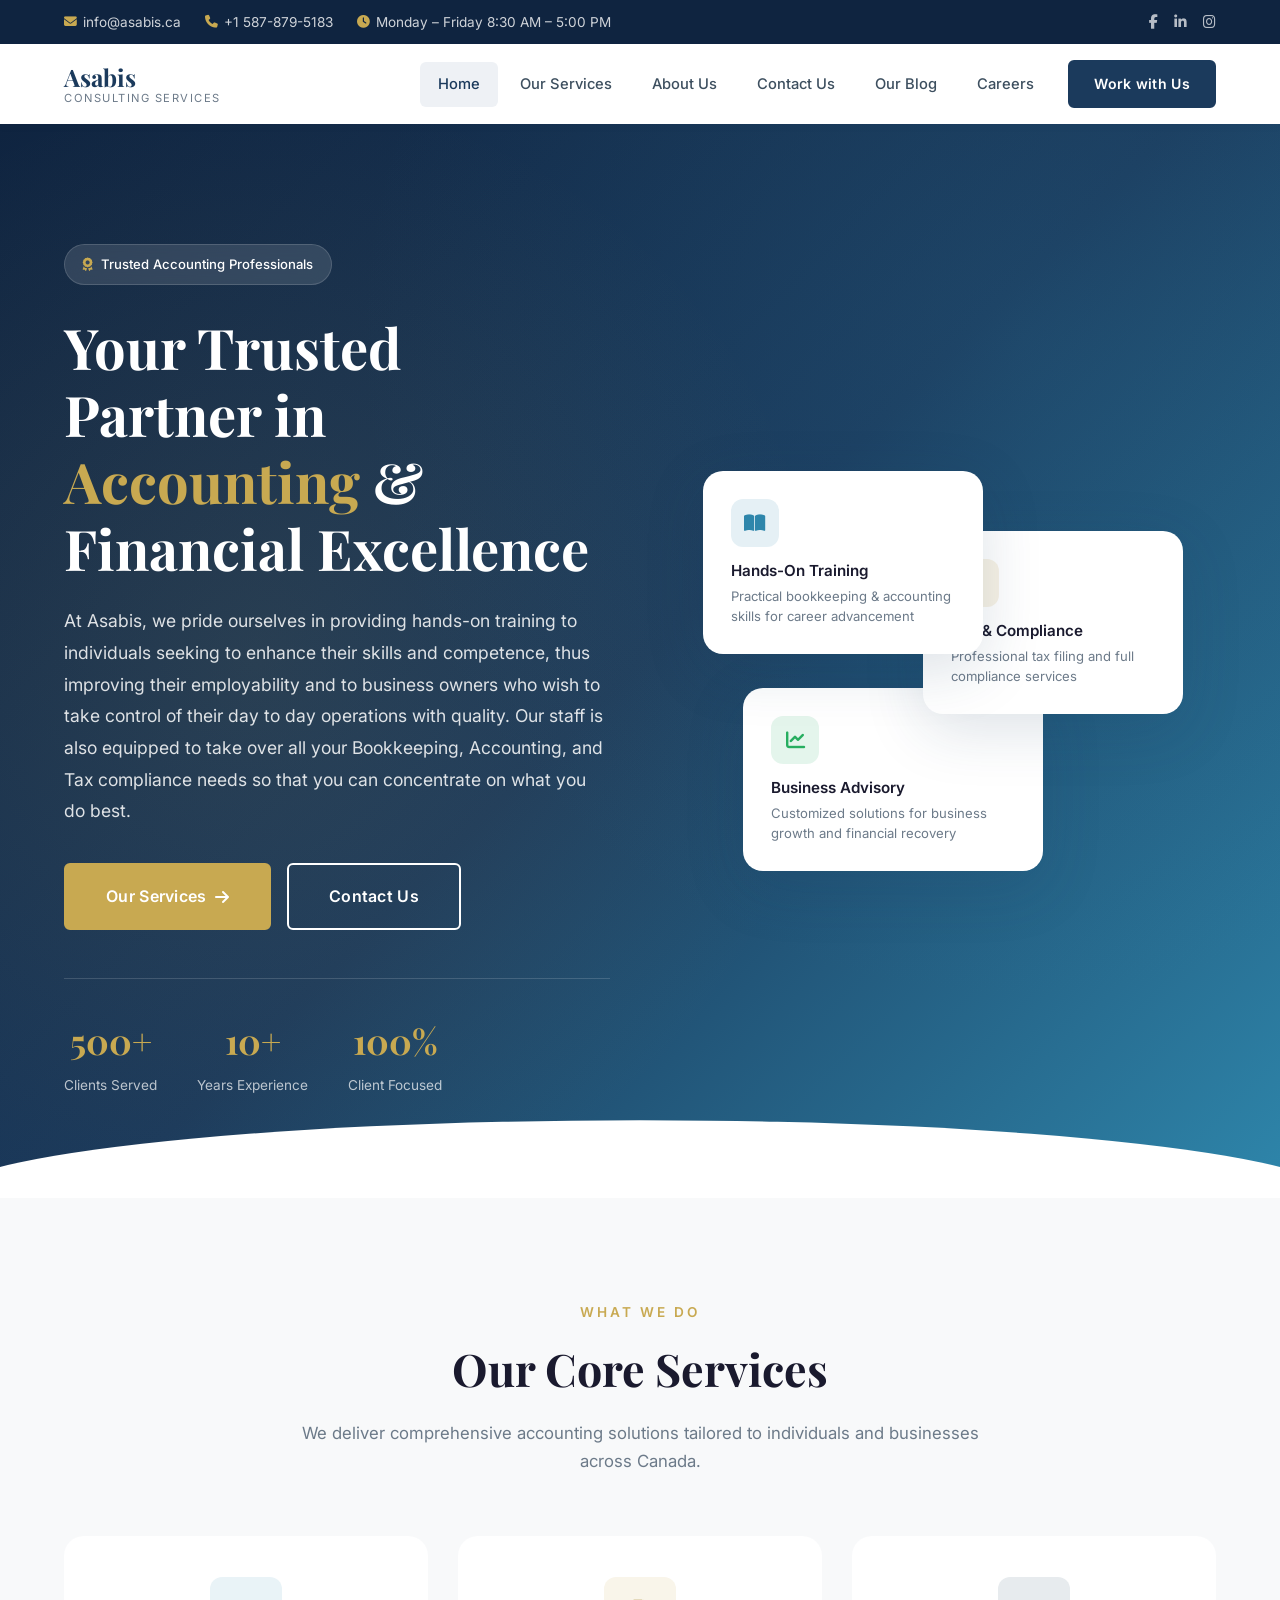
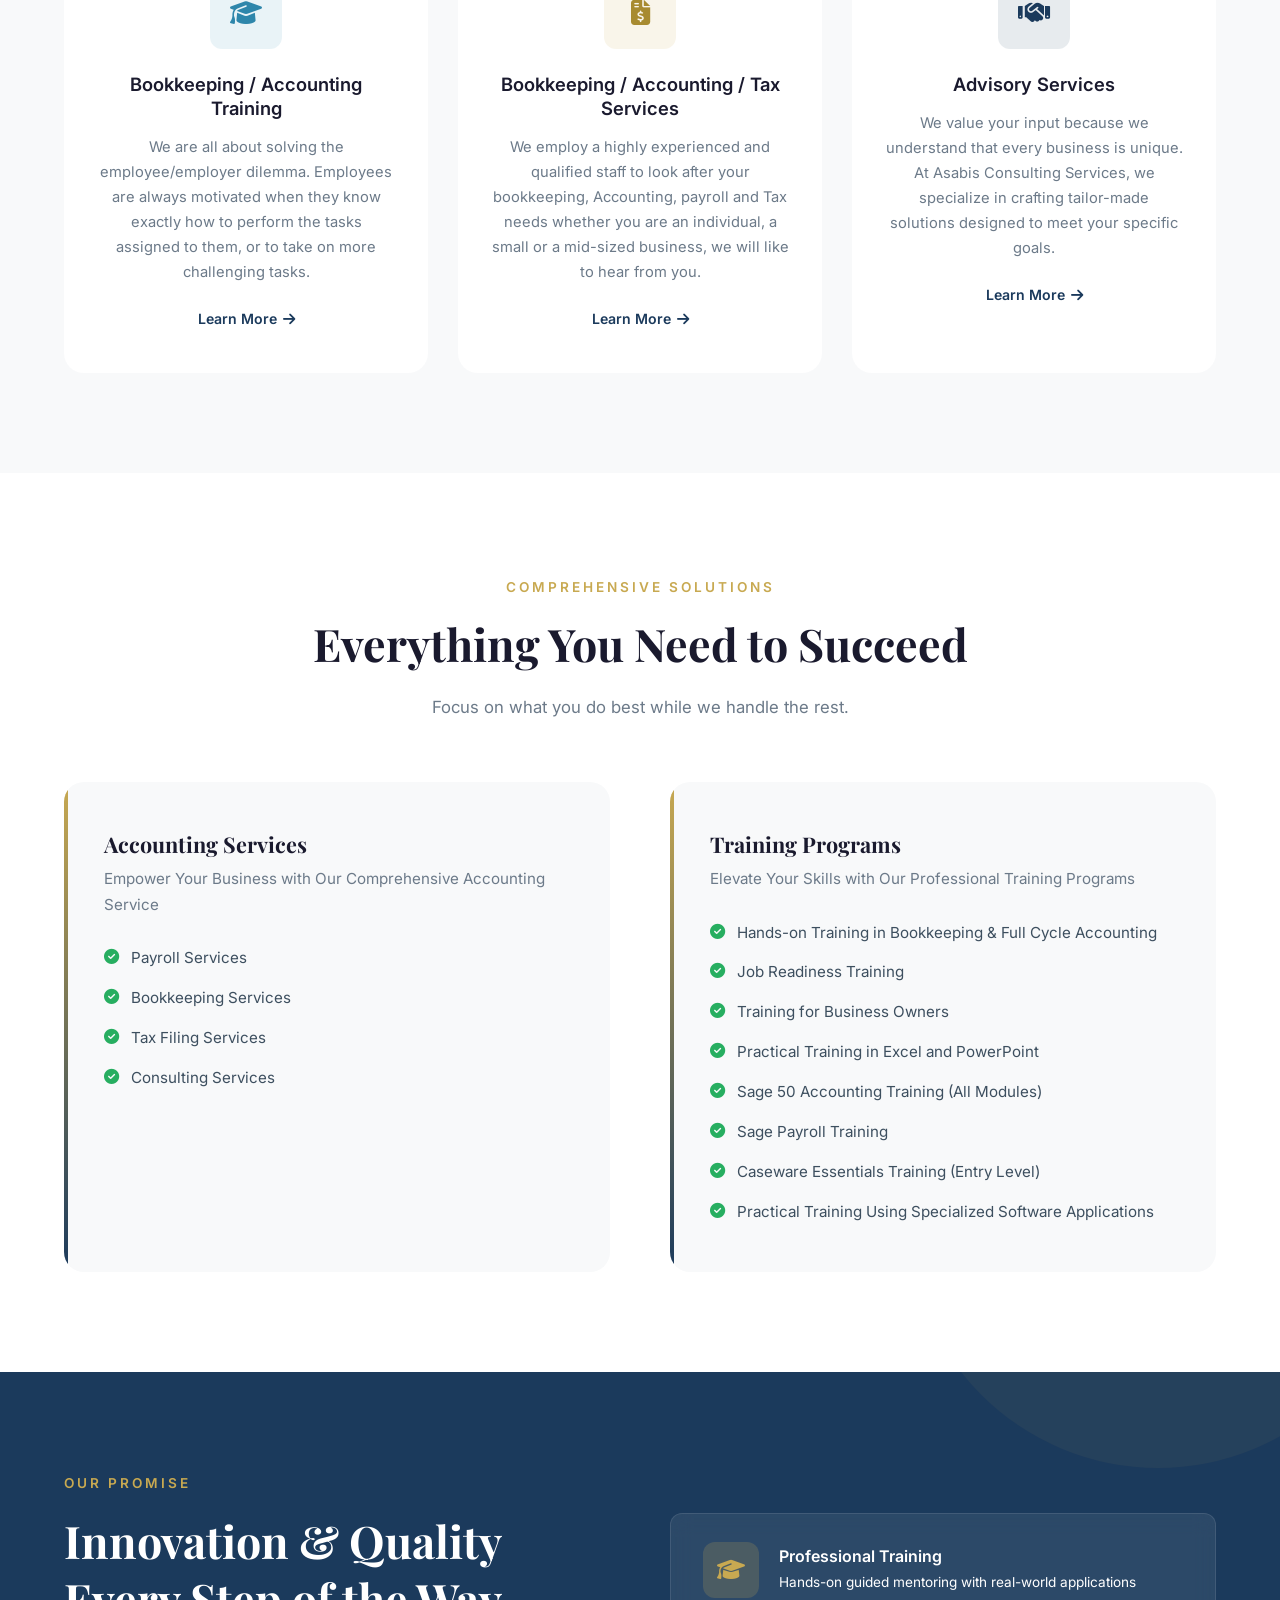
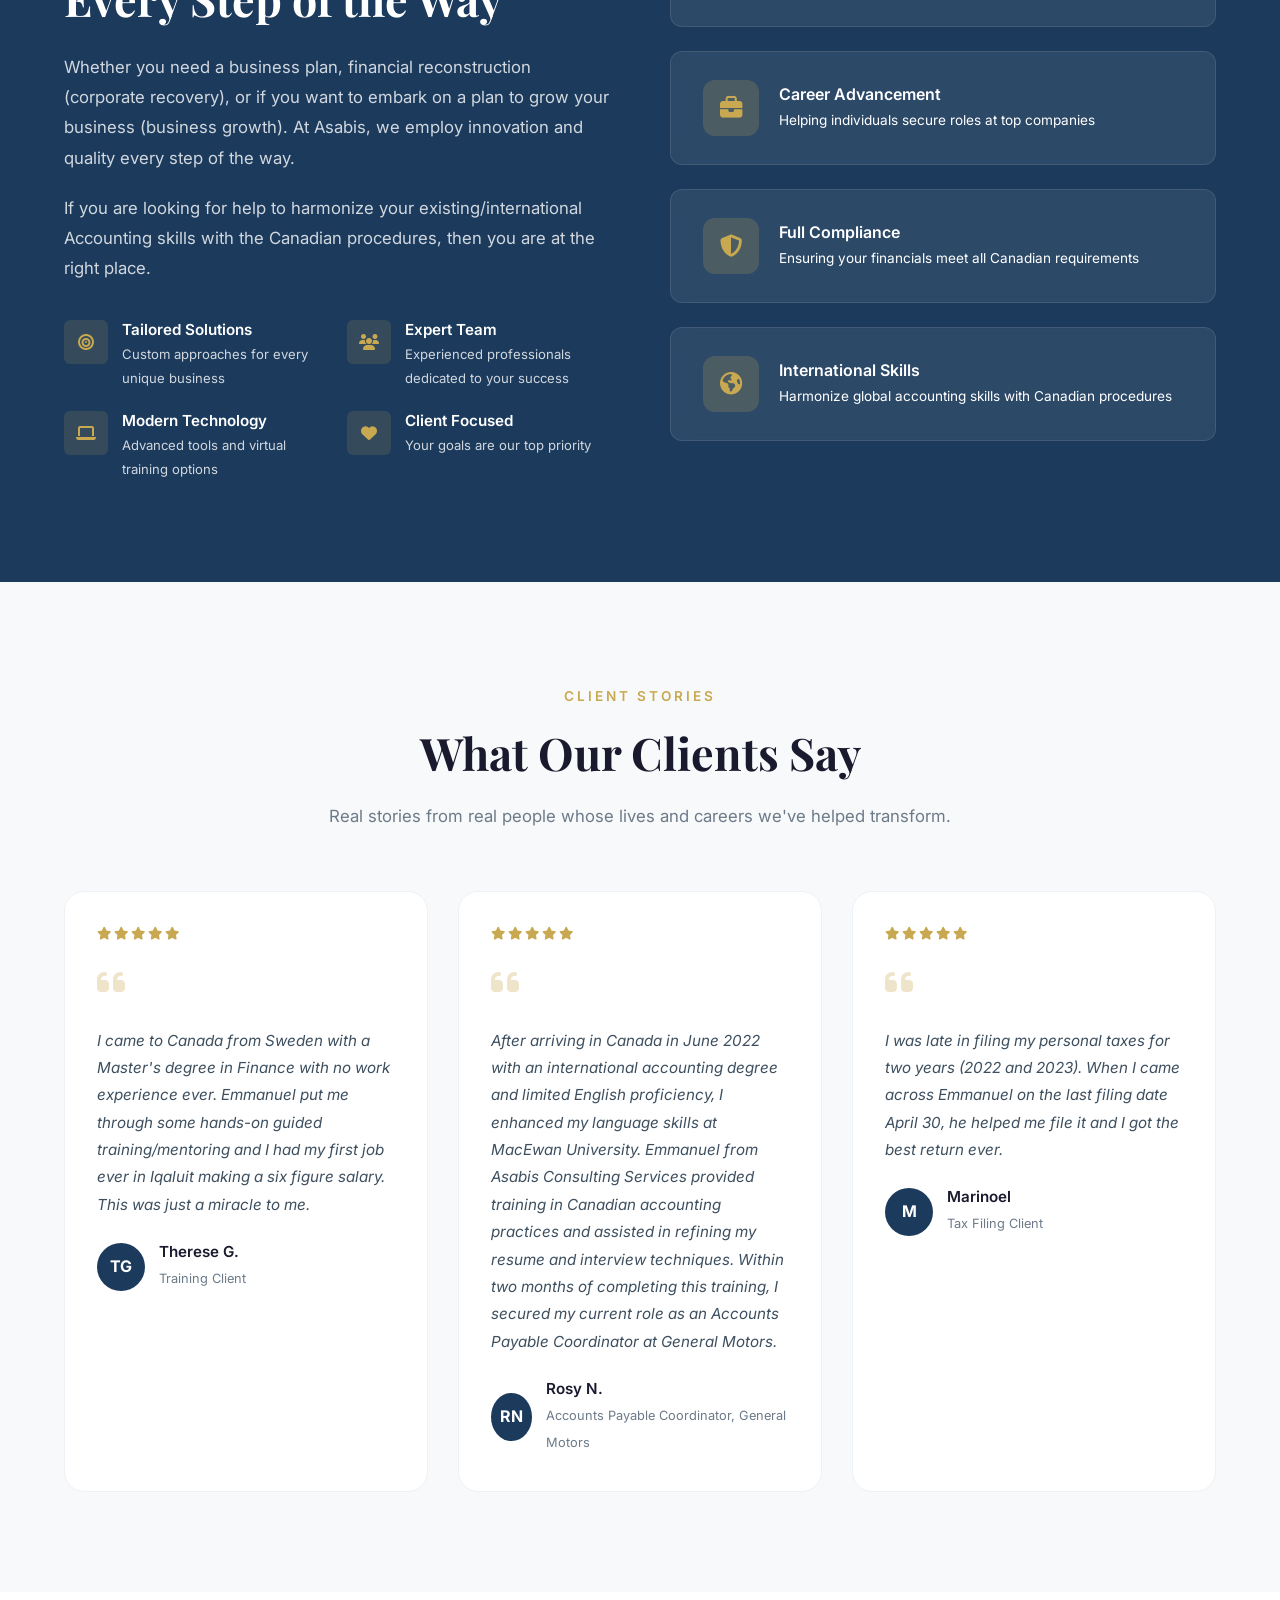
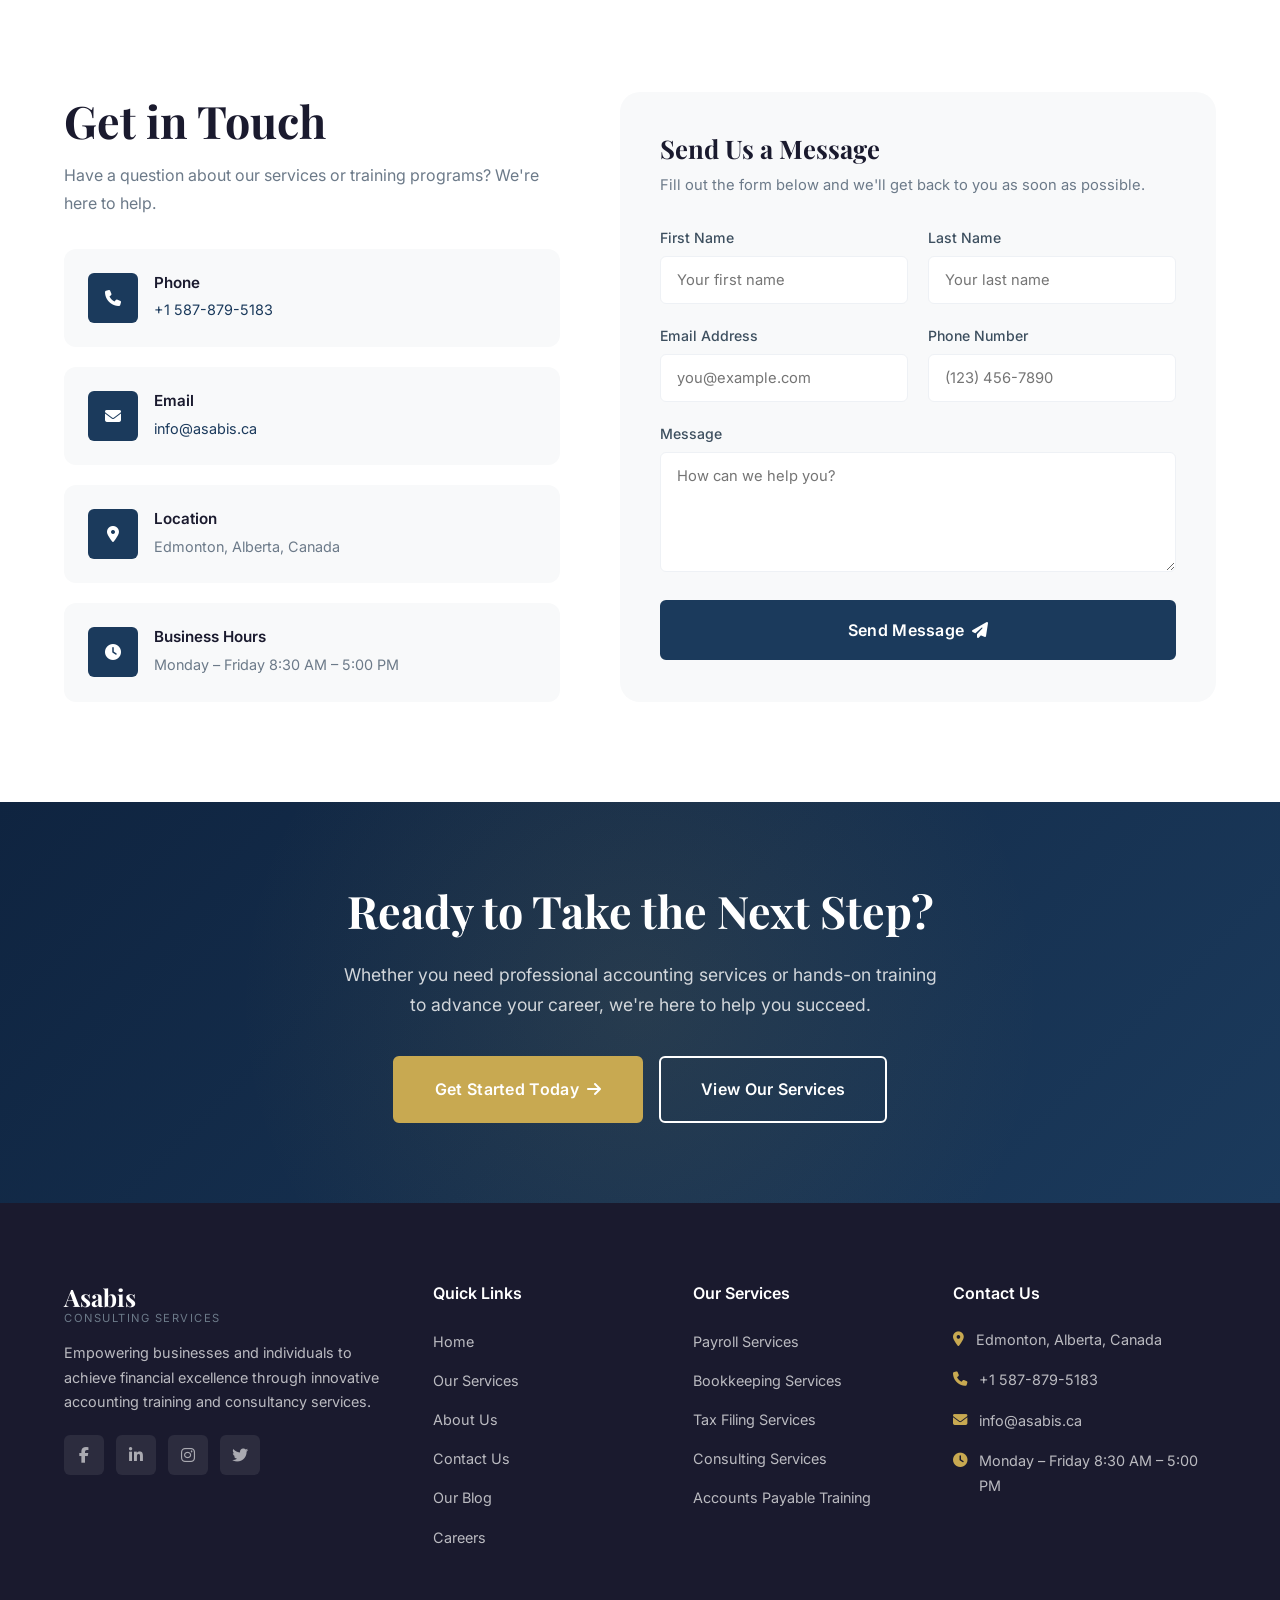
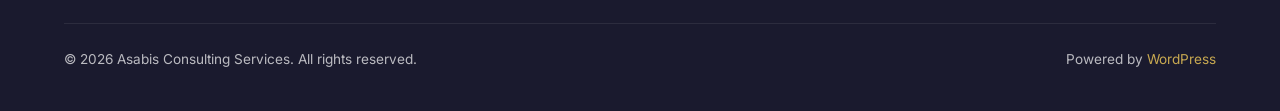
<file: index.html>
<!DOCTYPE html>
<html lang="en">
<head>
    <meta charset="UTF-8">
    <meta name="viewport" content="width=device-width, initial-scale=1.0">
    <title>Asabis Consulting Services</title>
    <link rel="preconnect" href="https://fonts.googleapis.com">
    <link rel="preconnect" href="https://fonts.gstatic.com" crossorigin>
    <link href="https://fonts.googleapis.com/css2?family=Inter:wght@300;400;500;600;700;800&family=Playfair+Display:wght@400;500;600;700&display=swap" rel="stylesheet">
    <link rel="stylesheet" href="https://cdnjs.cloudflare.com/ajax/libs/font-awesome/6.5.1/css/all.min.css">
    <style>
/* ==========================================================================
   Asabis Consulting Services - Complete Stylesheet
   ========================================================================== */
:root {
    --color-primary: #1B3A5C;
    --color-primary-light: #2A5580;
    --color-primary-dark: #0F2440;
    --color-secondary: #C8A951;
    --color-secondary-light: #D4BC72;
    --color-secondary-dark: #A88B30;
    --color-accent: #2E86AB;
    --color-white: #FFFFFF;
    --color-off-white: #F8F9FA;
    --color-light-gray: #EEF1F5;
    --color-mid-gray: #6C7A89;
    --color-dark-gray: #3D4F5F;
    --color-dark: #1A1A2E;
    --color-success: #27AE60;
    --color-body-bg: #FFFFFF;
    --color-text: #3D4F5F;
    --color-heading: #1A1A2E;
    --font-primary: 'Inter', -apple-system, BlinkMacSystemFont, 'Segoe UI', sans-serif;
    --font-heading: 'Playfair Display', Georgia, 'Times New Roman', serif;
    --section-padding: 100px 0;
    --container-width: 1200px;
    --container-padding: 0 24px;
    --radius-sm: 6px;
    --radius-md: 12px;
    --radius-lg: 20px;
    --radius-xl: 30px;
    --shadow-sm: 0 2px 8px rgba(27, 58, 92, 0.06);
    --shadow-md: 0 4px 20px rgba(27, 58, 92, 0.1);
    --shadow-lg: 0 8px 40px rgba(27, 58, 92, 0.12);
    --shadow-xl: 0 16px 60px rgba(27, 58, 92, 0.15);
    --transition-fast: 0.2s ease;
    --transition-base: 0.3s ease;
    --transition-slow: 0.5s ease;
}
*,*::before,*::after{box-sizing:border-box;margin:0;padding:0}
html{scroll-behavior:smooth;font-size:16px}
body{font-family:var(--font-primary);color:var(--color-text);background:var(--color-body-bg);line-height:1.7;-webkit-font-smoothing:antialiased;-moz-osx-font-smoothing:grayscale;overflow-x:hidden}
img{max-width:100%;height:auto;display:block}
a{text-decoration:none;color:inherit;transition:color var(--transition-fast)}
ul,ol{list-style:none}
h1,h2,h3,h4,h5,h6{font-family:var(--font-heading);color:var(--color-heading);line-height:1.3;font-weight:700}
h1{font-size:clamp(2.2rem,5vw,3.5rem)}
h2{font-size:clamp(1.8rem,4vw,2.8rem)}
h3{font-size:clamp(1.3rem,2.5vw,1.6rem)}
h4{font-size:1.2rem}
p{margin-bottom:1rem}
.container{max-width:var(--container-width);margin:0 auto;padding:var(--container-padding)}
.text-center{text-align:center}
.section-padding{padding:var(--section-padding)}
.section-header{text-align:center;max-width:700px;margin:0 auto 60px}
.section-header .section-label{display:inline-block;font-family:var(--font-primary);font-size:0.85rem;font-weight:600;letter-spacing:3px;text-transform:uppercase;color:var(--color-secondary);margin-bottom:16px}
.section-header h2{margin-bottom:20px}
.section-header p{color:var(--color-mid-gray);font-size:1.05rem}
.btn{display:inline-flex;align-items:center;gap:8px;padding:14px 32px;border-radius:var(--radius-sm);font-family:var(--font-primary);font-size:0.95rem;font-weight:600;cursor:pointer;border:2px solid transparent;transition:all var(--transition-base);letter-spacing:0.3px}
.btn-primary{background:var(--color-primary);color:var(--color-white);border-color:var(--color-primary)}
.btn-primary:hover{background:var(--color-primary-light);border-color:var(--color-primary-light);transform:translateY(-2px);box-shadow:var(--shadow-md)}
.btn-secondary{background:var(--color-secondary);color:var(--color-white);border-color:var(--color-secondary)}
.btn-secondary:hover{background:var(--color-secondary-dark);border-color:var(--color-secondary-dark);transform:translateY(-2px);box-shadow:var(--shadow-md)}
.btn-outline{background:transparent;color:var(--color-white);border-color:var(--color-white)}
.btn-outline:hover{background:var(--color-white);color:var(--color-primary);transform:translateY(-2px)}
.btn-outline-dark{background:transparent;color:var(--color-primary);border-color:var(--color-primary)}
.btn-outline-dark:hover{background:var(--color-primary);color:var(--color-white);transform:translateY(-2px)}
.btn-lg{padding:18px 40px;font-size:1rem}

/* Top Bar */
.top-bar{background:var(--color-primary-dark);color:rgba(255,255,255,0.8);font-size:0.85rem;padding:10px 0}
.top-bar .container{display:flex;justify-content:space-between;align-items:center;flex-wrap:wrap;gap:10px}
.top-bar-left{display:flex;align-items:center;gap:24px;flex-wrap:wrap}
.top-bar-left a,.top-bar-left span{display:inline-flex;align-items:center;gap:6px;color:rgba(255,255,255,0.8)}
.top-bar-left a:hover{color:var(--color-secondary)}
.top-bar-left i{color:var(--color-secondary);font-size:0.8rem}
.top-bar-right{display:flex;align-items:center;gap:16px}
.top-bar-right a{color:rgba(255,255,255,0.7);font-size:0.9rem;transition:color var(--transition-fast)}
.top-bar-right a:hover{color:var(--color-secondary)}

/* Header */
.site-header{background:var(--color-white);position:sticky;top:0;z-index:1000;box-shadow:var(--shadow-sm);transition:box-shadow var(--transition-base)}
.site-header.scrolled{box-shadow:var(--shadow-md)}
.navbar{display:flex;justify-content:space-between;align-items:center;padding:16px 0}
.navbar-brand{display:flex;align-items:center;gap:12px}
.brand-text{font-family:var(--font-heading);font-size:1.5rem;font-weight:700;color:var(--color-primary);line-height:1.2}
.brand-text small{display:block;font-family:var(--font-primary);font-size:0.7rem;font-weight:400;color:var(--color-mid-gray);letter-spacing:1.5px;text-transform:uppercase}
.navbar-nav{display:flex;align-items:center;gap:4px}
.navbar-nav .nav-item .nav-link{display:block;padding:10px 18px;font-size:0.92rem;font-weight:500;color:var(--color-dark-gray);border-radius:var(--radius-sm);transition:all var(--transition-fast)}
.navbar-nav .nav-item .nav-link:hover,.navbar-nav .nav-item.active .nav-link{color:var(--color-primary);background:var(--color-light-gray)}
.navbar-cta{margin-left:12px}
.navbar-cta .btn{padding:10px 24px;font-size:0.88rem}
.navbar-toggle{display:none;flex-direction:column;gap:5px;background:none;border:none;cursor:pointer;padding:8px}
.navbar-toggle span{display:block;width:26px;height:2.5px;background:var(--color-primary);border-radius:2px;transition:all var(--transition-fast)}

/* Hero */
.hero{position:relative;background:linear-gradient(135deg,var(--color-primary-dark) 0%,var(--color-primary) 50%,var(--color-accent) 100%);color:var(--color-white);padding:120px 0 100px;overflow:hidden}
.hero::before{content:'';position:absolute;top:0;left:0;right:0;bottom:0;background:radial-gradient(circle at 20% 50%,rgba(200,169,81,0.1) 0%,transparent 50%),radial-gradient(circle at 80% 20%,rgba(46,134,171,0.15) 0%,transparent 50%);pointer-events:none}
.hero::after{content:'';position:absolute;bottom:-2px;left:0;right:0;height:80px;background:var(--color-white);clip-path:ellipse(55% 100% at 50% 100%)}
.hero .container{position:relative;z-index:2}
.hero-grid{display:grid;grid-template-columns:1fr 1fr;gap:60px;align-items:center}
.hero-content{max-width:580px}
.hero-badge{display:inline-flex;align-items:center;gap:8px;background:rgba(255,255,255,0.12);backdrop-filter:blur(10px);padding:8px 18px;border-radius:50px;font-size:0.82rem;font-weight:500;margin-bottom:28px;border:1px solid rgba(255,255,255,0.15)}
.hero-badge i{color:var(--color-secondary)}
.hero h1{color:var(--color-white);margin-bottom:24px;font-weight:700;line-height:1.2}
.hero h1 span{color:var(--color-secondary)}
.hero-text{font-size:1.1rem;line-height:1.8;color:rgba(255,255,255,0.85);margin-bottom:36px}
.hero-buttons{display:flex;gap:16px;flex-wrap:wrap}
.hero-stats{display:flex;gap:40px;margin-top:48px;padding-top:32px;border-top:1px solid rgba(255,255,255,0.15)}
.hero-stat{text-align:center}
.hero-stat .stat-number{display:block;font-family:var(--font-heading);font-size:2.2rem;font-weight:700;color:var(--color-secondary)}
.hero-stat .stat-label{font-size:0.85rem;color:rgba(255,255,255,0.7)}
.hero-visual{display:flex;justify-content:center;align-items:center}
.hero-cards{position:relative;width:100%;max-width:480px;height:400px}
.hero-card{position:absolute;background:var(--color-white);border-radius:var(--radius-lg);padding:28px;box-shadow:var(--shadow-xl);color:var(--color-text)}
.hero-card-1{top:0;left:0;width:280px;z-index:3;animation:float-card 6s ease-in-out infinite}
.hero-card-2{top:60px;right:0;width:260px;z-index:2;animation:float-card 6s ease-in-out infinite 1s}
.hero-card-3{bottom:0;left:40px;width:300px;z-index:1;animation:float-card 6s ease-in-out infinite 2s}
.hero-card-icon{width:48px;height:48px;border-radius:var(--radius-md);display:flex;align-items:center;justify-content:center;font-size:1.2rem;margin-bottom:14px}
.hero-card-icon.blue{background:rgba(46,134,171,0.12);color:var(--color-accent)}
.hero-card-icon.gold{background:rgba(200,169,81,0.15);color:var(--color-secondary-dark)}
.hero-card-icon.green{background:rgba(39,174,96,0.12);color:var(--color-success)}
.hero-card h4{font-family:var(--font-primary);font-size:0.95rem;font-weight:600;margin-bottom:6px}
.hero-card p{font-size:0.82rem;color:var(--color-mid-gray);margin-bottom:0;line-height:1.5}
@keyframes float-card{0%,100%{transform:translateY(0)}50%{transform:translateY(-10px)}}

/* Services */
.services{background:var(--color-off-white)}
.services-grid{display:grid;grid-template-columns:repeat(3,1fr);gap:30px}
.service-card{background:var(--color-white);border-radius:var(--radius-lg);padding:40px 32px;text-align:center;transition:all var(--transition-base);border:1px solid transparent;position:relative;overflow:hidden}
.service-card::before{content:'';position:absolute;top:0;left:0;right:0;height:4px;background:var(--color-secondary);transform:scaleX(0);transition:transform var(--transition-base)}
.service-card:hover{transform:translateY(-8px);box-shadow:var(--shadow-lg);border-color:rgba(27,58,92,0.06)}
.service-card:hover::before{transform:scaleX(1)}
.service-icon{width:72px;height:72px;border-radius:var(--radius-md);display:flex;align-items:center;justify-content:center;margin:0 auto 24px;font-size:1.6rem;transition:all var(--transition-base)}
.service-icon.icon-blue{background:rgba(46,134,171,0.1);color:var(--color-accent)}
.service-icon.icon-gold{background:rgba(200,169,81,0.12);color:var(--color-secondary-dark)}
.service-icon.icon-navy{background:rgba(27,58,92,0.1);color:var(--color-primary)}
.service-icon.icon-green{background:rgba(39,174,96,0.1);color:var(--color-success)}
.service-card:hover .service-icon{transform:scale(1.1)}
.service-card h3{font-family:var(--font-primary);font-size:1.15rem;font-weight:600;margin-bottom:14px}
.service-card p{color:var(--color-mid-gray);font-size:0.92rem;line-height:1.7;margin-bottom:20px}
.service-link{display:inline-flex;align-items:center;gap:6px;font-size:0.88rem;font-weight:600;color:var(--color-primary);transition:all var(--transition-fast)}
.service-link:hover{color:var(--color-secondary);gap:10px}

/* Offerings */
.offerings{background:var(--color-white)}
.offerings-grid{display:grid;grid-template-columns:1fr 1fr;gap:60px}
.offerings-block{background:var(--color-off-white);border-radius:var(--radius-lg);padding:48px 40px;position:relative;overflow:hidden}
.offerings-block::after{content:'';position:absolute;top:0;left:0;width:4px;height:100%;background:linear-gradient(to bottom,var(--color-secondary),var(--color-primary))}
.offerings-block h3{margin-bottom:8px;font-size:1.35rem}
.offerings-block .offerings-subtitle{color:var(--color-mid-gray);margin-bottom:28px;font-size:0.95rem}
.offerings-list{display:flex;flex-direction:column;gap:14px}
.offerings-list li{display:flex;align-items:flex-start;gap:12px;font-size:0.95rem;color:var(--color-dark-gray)}
.offerings-list li i{color:var(--color-success);margin-top:4px;flex-shrink:0}

/* About */
.about-section{background:var(--color-primary);color:var(--color-white);position:relative;overflow:hidden}
.about-section::before{content:'';position:absolute;top:-50%;right:-10%;width:500px;height:500px;border-radius:50%;background:rgba(200,169,81,0.06);pointer-events:none}
.about-grid{display:grid;grid-template-columns:1fr 1fr;gap:60px;align-items:center}
.about-content .section-label{color:var(--color-secondary);font-family:var(--font-primary);font-size:0.85rem;font-weight:600;letter-spacing:3px;text-transform:uppercase;margin-bottom:16px;display:block}
.about-content h2{color:var(--color-white);margin-bottom:24px}
.about-content p{color:rgba(255,255,255,0.8);font-size:1.05rem;line-height:1.8;margin-bottom:20px}
.about-features{display:grid;grid-template-columns:1fr 1fr;gap:20px;margin-top:36px}
.about-feature{display:flex;align-items:flex-start;gap:14px}
.about-feature-icon{width:44px;height:44px;border-radius:var(--radius-sm);background:rgba(200,169,81,0.15);display:flex;align-items:center;justify-content:center;color:var(--color-secondary);flex-shrink:0}
.about-feature h4{color:var(--color-white);font-family:var(--font-primary);font-size:0.95rem;font-weight:600;margin-bottom:4px}
.about-feature p{font-size:0.82rem;margin-bottom:0}
.about-visual{display:flex;flex-direction:column;gap:24px}
.about-stat-card{background:rgba(255,255,255,0.08);backdrop-filter:blur(10px);border-radius:var(--radius-md);padding:28px 32px;display:flex;align-items:center;gap:20px;border:1px solid rgba(255,255,255,0.1);transition:all var(--transition-base)}
.about-stat-card:hover{background:rgba(255,255,255,0.12);transform:translateX(8px)}
.about-stat-card .stat-icon{width:56px;height:56px;border-radius:var(--radius-md);background:rgba(200,169,81,0.2);display:flex;align-items:center;justify-content:center;font-size:1.4rem;color:var(--color-secondary);flex-shrink:0}
.about-stat-card h4{color:var(--color-white);font-family:var(--font-primary);font-size:1rem;font-weight:600;margin-bottom:4px}
.about-stat-card p{font-size:0.85rem;margin-bottom:0}

/* Testimonials */
.testimonials{background:var(--color-off-white)}
.testimonials-grid{display:grid;grid-template-columns:repeat(3,1fr);gap:30px}
.testimonial-card{background:var(--color-white);border-radius:var(--radius-lg);padding:36px 32px;position:relative;transition:all var(--transition-base);border:1px solid var(--color-light-gray)}
.testimonial-card:hover{transform:translateY(-6px);box-shadow:var(--shadow-lg);border-color:transparent}
.testimonial-quote-icon{font-size:2rem;color:var(--color-secondary);opacity:0.3;margin-bottom:16px}
.testimonial-text{font-size:0.95rem;line-height:1.8;color:var(--color-dark-gray);margin-bottom:24px;font-style:italic}
.testimonial-author{display:flex;align-items:center;gap:14px}
.testimonial-avatar{width:48px;height:48px;border-radius:50%;background:var(--color-primary);color:var(--color-white);display:flex;align-items:center;justify-content:center;font-weight:700;font-size:1rem}
.testimonial-author-info h4{font-family:var(--font-primary);font-size:0.95rem;font-weight:600;margin-bottom:2px}
.testimonial-author-info span{font-size:0.8rem;color:var(--color-mid-gray)}
.testimonial-stars{color:var(--color-secondary);font-size:0.8rem;margin-bottom:16px;display:flex;gap:3px}

/* CTA */
.cta-section{background:linear-gradient(135deg,var(--color-primary-dark) 0%,var(--color-primary) 100%);color:var(--color-white);text-align:center;padding:80px 0;position:relative;overflow:hidden}
.cta-section::before{content:'';position:absolute;top:0;left:0;right:0;bottom:0;background:radial-gradient(circle at 50% 50%,rgba(200,169,81,0.1) 0%,transparent 60%);pointer-events:none}
.cta-section .container{position:relative;z-index:2}
.cta-section h2{color:var(--color-white);margin-bottom:20px}
.cta-section p{color:rgba(255,255,255,0.8);font-size:1.1rem;max-width:600px;margin:0 auto 36px}
.cta-buttons{display:flex;justify-content:center;gap:16px;flex-wrap:wrap}

/* Contact */
.contact-section{background:var(--color-white)}
.contact-grid{display:grid;grid-template-columns:1fr 1.2fr;gap:60px}
.contact-info-cards{display:flex;flex-direction:column;gap:20px}
.contact-info-card{display:flex;align-items:flex-start;gap:16px;padding:24px;background:var(--color-off-white);border-radius:var(--radius-md);transition:all var(--transition-base)}
.contact-info-card:hover{background:var(--color-white);box-shadow:var(--shadow-md);transform:translateX(4px)}
.contact-info-card .card-icon{width:50px;height:50px;border-radius:var(--radius-sm);background:var(--color-primary);display:flex;align-items:center;justify-content:center;color:var(--color-white);flex-shrink:0}
.contact-info-card h4{font-family:var(--font-primary);font-size:0.95rem;font-weight:600;margin-bottom:6px}
.contact-info-card p{font-size:0.9rem;color:var(--color-mid-gray);margin-bottom:0}
.contact-info-card a{color:var(--color-primary)}
.contact-info-card a:hover{color:var(--color-secondary)}
.contact-form-wrap{background:var(--color-off-white);border-radius:var(--radius-lg);padding:40px}
.contact-form-wrap h3{margin-bottom:8px}
.contact-form-wrap>p{color:var(--color-mid-gray);font-size:0.92rem;margin-bottom:28px}
.form-group{margin-bottom:20px}
.form-group label{display:block;font-size:0.88rem;font-weight:500;color:var(--color-dark-gray);margin-bottom:6px}
.form-row{display:grid;grid-template-columns:1fr 1fr;gap:20px}
.form-control{width:100%;padding:14px 16px;border:1.5px solid var(--color-light-gray);border-radius:var(--radius-sm);font-family:var(--font-primary);font-size:0.92rem;color:var(--color-dark-gray);background:var(--color-white);transition:border-color var(--transition-fast);outline:none}
.form-control:focus{border-color:var(--color-primary);box-shadow:0 0 0 3px rgba(27,58,92,0.08)}
textarea.form-control{resize:vertical;min-height:120px}

/* Footer */
.site-footer{background:var(--color-dark);color:rgba(255,255,255,0.7);padding:80px 0 0}
.footer-grid{display:grid;grid-template-columns:1.5fr 1fr 1fr 1.2fr;gap:40px;padding-bottom:60px;border-bottom:1px solid rgba(255,255,255,0.08)}
.footer-brand .brand-text{color:var(--color-white);margin-bottom:16px}
.footer-brand p{font-size:0.9rem;line-height:1.7;margin-bottom:20px}
.footer-social{display:flex;gap:12px}
.footer-social a{width:40px;height:40px;border-radius:var(--radius-sm);background:rgba(255,255,255,0.08);display:flex;align-items:center;justify-content:center;color:rgba(255,255,255,0.6);transition:all var(--transition-fast)}
.footer-social a:hover{background:var(--color-secondary);color:var(--color-white);transform:translateY(-3px)}
.footer-column h4{color:var(--color-white);font-family:var(--font-primary);font-size:1rem;font-weight:600;margin-bottom:24px}
.footer-links li{margin-bottom:12px}
.footer-links a{font-size:0.9rem;display:inline-flex;align-items:center;gap:8px;transition:all var(--transition-fast)}
.footer-links a:hover{color:var(--color-secondary);padding-left:4px}
.footer-contact li{display:flex;align-items:flex-start;gap:12px;margin-bottom:16px;font-size:0.9rem}
.footer-contact li i{color:var(--color-secondary);margin-top:4px;flex-shrink:0}
.footer-bottom{padding:24px 0;display:flex;justify-content:space-between;align-items:center;flex-wrap:wrap;gap:12px;font-size:0.85rem}
.footer-bottom a{color:var(--color-secondary)}
.footer-bottom a:hover{text-decoration:underline}

/* Page Hero */
.page-hero{background:linear-gradient(135deg,var(--color-primary-dark) 0%,var(--color-primary) 100%);color:var(--color-white);padding:100px 0 60px;text-align:center;position:relative;overflow:hidden}
.page-hero::after{content:'';position:absolute;bottom:-2px;left:0;right:0;height:60px;background:var(--color-white);clip-path:ellipse(55% 100% at 50% 100%)}
.page-hero h1{color:var(--color-white);margin-bottom:16px}
.page-hero p{color:rgba(255,255,255,0.8);font-size:1.1rem;max-width:600px;margin:0 auto}
.page-breadcrumb{display:flex;justify-content:center;gap:8px;align-items:center;font-size:0.88rem;color:rgba(255,255,255,0.6);margin-bottom:20px}
.page-breadcrumb a{color:rgba(255,255,255,0.6)}
.page-breadcrumb a:hover{color:var(--color-secondary)}
.page-breadcrumb .separator{font-size:0.7rem}

/* Animations */
.fade-up{opacity:0;transform:translateY(30px);transition:opacity 0.6s ease,transform 0.6s ease}
.fade-up.visible{opacity:1;transform:translateY(0)}

/* Responsive */
@media(max-width:1024px){
    .hero-grid{grid-template-columns:1fr;text-align:center}
    .hero-content{max-width:100%}
    .hero-buttons{justify-content:center}
    .hero-stats{justify-content:center}
    .hero-visual{display:none}
    .services-grid{grid-template-columns:repeat(2,1fr)}
    .offerings-grid{grid-template-columns:1fr}
    .about-grid{grid-template-columns:1fr}
    .contact-grid{grid-template-columns:1fr}
    .footer-grid{grid-template-columns:1fr 1fr}
}
@media(max-width:768px){
    :root{--section-padding:70px 0}
    .top-bar{display:none}
    .navbar-toggle{display:flex}
    .navbar-nav{display:none;position:absolute;top:100%;left:0;right:0;background:var(--color-white);flex-direction:column;padding:20px;box-shadow:var(--shadow-lg);border-top:1px solid var(--color-light-gray)}
    .navbar-nav.active{display:flex}
    .navbar-cta{margin-left:0;margin-top:8px}
    .navbar-cta .btn{width:100%;justify-content:center}
    .services-grid,.testimonials-grid{grid-template-columns:1fr}
    .about-features{grid-template-columns:1fr}
    .footer-grid{grid-template-columns:1fr}
    .footer-bottom{flex-direction:column;text-align:center}
    .form-row{grid-template-columns:1fr}
    .hero{padding:80px 0 70px}
    .hero-stats{flex-direction:column;gap:20px}
}
    </style>
</head>
<body>

<!-- Top Bar -->
<div class="top-bar">
    <div class="container">
        <div class="top-bar-left">
            <a href="mailto:info@asabis.ca"><i class="fas fa-envelope"></i> info@asabis.ca</a>
            <a href="tel:+15878795183"><i class="fas fa-phone"></i> +1 587-879-5183</a>
            <span><i class="fas fa-clock"></i> Monday – Friday 8:30 AM – 5:00 PM</span>
        </div>
        <div class="top-bar-right">
            <a href="#" aria-label="Facebook"><i class="fab fa-facebook-f"></i></a>
            <a href="#" aria-label="LinkedIn"><i class="fab fa-linkedin-in"></i></a>
            <a href="#" aria-label="Instagram"><i class="fab fa-instagram"></i></a>
        </div>
    </div>
</div>

<!-- Header -->
<header class="site-header">
    <div class="container">
        <nav class="navbar">
            <a href="#" class="navbar-brand">
                <div class="brand-text">Asabis<small>Consulting Services</small></div>
            </a>
            <button class="navbar-toggle" aria-label="Toggle Navigation"><span></span><span></span><span></span></button>
            <ul class="navbar-nav">
                <li class="nav-item active"><a class="nav-link" href="#">Home</a></li>
                <li class="nav-item"><a class="nav-link" href="services.html">Our Services</a></li>
                <li class="nav-item"><a class="nav-link" href="about.html">About Us</a></li>
                <li class="nav-item"><a class="nav-link" href="contact.html">Contact Us</a></li>
                <li class="nav-item"><a class="nav-link" href="#">Our Blog</a></li>
                <li class="nav-item"><a class="nav-link" href="careers.html">Careers</a></li>
                <li class="nav-item navbar-cta"><a href="contact.html" class="btn btn-primary">Work with Us</a></li>
            </ul>
        </nav>
    </div>
</header>

<!-- Hero -->
<section class="hero">
    <div class="container">
        <div class="hero-grid">
            <div class="hero-content">
                <div class="hero-badge"><i class="fas fa-award"></i> Trusted Accounting Professionals</div>
                <h1>Your Trusted Partner in <span>Accounting</span> &amp; Financial Excellence</h1>
                <p class="hero-text">At Asabis, we pride ourselves in providing hands-on training to individuals seeking to enhance their skills and competence, thus improving their employability and to business owners who wish to take control of their day to day operations with quality. Our staff is also equipped to take over all your Bookkeeping, Accounting, and Tax compliance needs so that you can concentrate on what you do best.</p>
                <div class="hero-buttons">
                    <a href="services.html" class="btn btn-secondary btn-lg">Our Services <i class="fas fa-arrow-right"></i></a>
                    <a href="contact.html" class="btn btn-outline btn-lg">Contact Us</a>
                </div>
                <div class="hero-stats">
                    <div class="hero-stat"><span class="stat-number">500+</span><span class="stat-label">Clients Served</span></div>
                    <div class="hero-stat"><span class="stat-number">10+</span><span class="stat-label">Years Experience</span></div>
                    <div class="hero-stat"><span class="stat-number">100%</span><span class="stat-label">Client Focused</span></div>
                </div>
            </div>
            <div class="hero-visual">
                <div class="hero-cards">
                    <div class="hero-card hero-card-1">
                        <div class="hero-card-icon blue"><i class="fas fa-book-open"></i></div>
                        <h4>Hands-On Training</h4>
                        <p>Practical bookkeeping &amp; accounting skills for career advancement</p>
                    </div>
                    <div class="hero-card hero-card-2">
                        <div class="hero-card-icon gold"><i class="fas fa-calculator"></i></div>
                        <h4>Tax &amp; Compliance</h4>
                        <p>Professional tax filing and full compliance services</p>
                    </div>
                    <div class="hero-card hero-card-3">
                        <div class="hero-card-icon green"><i class="fas fa-chart-line"></i></div>
                        <h4>Business Advisory</h4>
                        <p>Customized solutions for business growth and financial recovery</p>
                    </div>
                </div>
            </div>
        </div>
    </div>
</section>

<!-- Services -->
<section class="services section-padding" id="services">
    <div class="container">
        <div class="section-header fade-up">
            <span class="section-label">What We Do</span>
            <h2>Our Core Services</h2>
            <p>We deliver comprehensive accounting solutions tailored to individuals and businesses across Canada.</p>
        </div>
        <div class="services-grid">
            <div class="service-card fade-up">
                <div class="service-icon icon-blue"><i class="fas fa-graduation-cap"></i></div>
                <h3>Bookkeeping / Accounting Training</h3>
                <p>We are all about solving the employee/employer dilemma. Employees are always motivated when they know exactly how to perform the tasks assigned to them, or to take on more challenging tasks.</p>
                <a href="services.html" class="service-link">Learn More <i class="fas fa-arrow-right"></i></a>
            </div>
            <div class="service-card fade-up">
                <div class="service-icon icon-gold"><i class="fas fa-file-invoice-dollar"></i></div>
                <h3>Bookkeeping / Accounting / Tax Services</h3>
                <p>We employ a highly experienced and qualified staff to look after your bookkeeping, Accounting, payroll and Tax needs whether you are an individual, a small or a mid-sized business, we will like to hear from you.</p>
                <a href="services.html" class="service-link">Learn More <i class="fas fa-arrow-right"></i></a>
            </div>
            <div class="service-card fade-up">
                <div class="service-icon icon-navy"><i class="fas fa-handshake"></i></div>
                <h3>Advisory Services</h3>
                <p>We value your input because we understand that every business is unique. At Asabis Consulting Services, we specialize in crafting tailor-made solutions designed to meet your specific goals.</p>
                <a href="services.html" class="service-link">Learn More <i class="fas fa-arrow-right"></i></a>
            </div>
        </div>
    </div>
</section>

<!-- Offerings -->
<section class="offerings section-padding">
    <div class="container">
        <div class="section-header fade-up">
            <span class="section-label">Comprehensive Solutions</span>
            <h2>Everything You Need to Succeed</h2>
            <p>Focus on what you do best while we handle the rest.</p>
        </div>
        <div class="offerings-grid">
            <div class="offerings-block fade-up">
                <h3>Accounting Services</h3>
                <p class="offerings-subtitle">Empower Your Business with Our Comprehensive Accounting Service</p>
                <ul class="offerings-list">
                    <li><i class="fas fa-check-circle"></i> Payroll Services</li>
                    <li><i class="fas fa-check-circle"></i> Bookkeeping Services</li>
                    <li><i class="fas fa-check-circle"></i> Tax Filing Services</li>
                    <li><i class="fas fa-check-circle"></i> Consulting Services</li>
                </ul>
            </div>
            <div class="offerings-block fade-up">
                <h3>Training Programs</h3>
                <p class="offerings-subtitle">Elevate Your Skills with Our Professional Training Programs</p>
                <ul class="offerings-list">
                    <li><i class="fas fa-check-circle"></i> Hands-on Training in Bookkeeping &amp; Full Cycle Accounting</li>
                    <li><i class="fas fa-check-circle"></i> Job Readiness Training</li>
                    <li><i class="fas fa-check-circle"></i> Training for Business Owners</li>
                    <li><i class="fas fa-check-circle"></i> Practical Training in Excel and PowerPoint</li>
                    <li><i class="fas fa-check-circle"></i> Sage 50 Accounting Training (All Modules)</li>
                    <li><i class="fas fa-check-circle"></i> Sage Payroll Training</li>
                    <li><i class="fas fa-check-circle"></i> Caseware Essentials Training (Entry Level)</li>
                    <li><i class="fas fa-check-circle"></i> Practical Training Using Specialized Software Applications</li>
                </ul>
            </div>
        </div>
    </div>
</section>

<!-- About / Promise -->
<section class="about-section section-padding" id="about">
    <div class="container">
        <div class="about-grid">
            <div class="about-content fade-up">
                <span class="section-label">Our Promise</span>
                <h2>Innovation &amp; Quality Every Step of the Way</h2>
                <p>Whether you need a business plan, financial reconstruction (corporate recovery), or if you want to embark on a plan to grow your business (business growth). At Asabis, we employ innovation and quality every step of the way.</p>
                <p>If you are looking for help to harmonize your existing/international Accounting skills with the Canadian procedures, then you are at the right place.</p>
                <div class="about-features">
                    <div class="about-feature"><div class="about-feature-icon"><i class="fas fa-bullseye"></i></div><div><h4>Tailored Solutions</h4><p>Custom approaches for every unique business</p></div></div>
                    <div class="about-feature"><div class="about-feature-icon"><i class="fas fa-users"></i></div><div><h4>Expert Team</h4><p>Experienced professionals dedicated to your success</p></div></div>
                    <div class="about-feature"><div class="about-feature-icon"><i class="fas fa-laptop"></i></div><div><h4>Modern Technology</h4><p>Advanced tools and virtual training options</p></div></div>
                    <div class="about-feature"><div class="about-feature-icon"><i class="fas fa-heart"></i></div><div><h4>Client Focused</h4><p>Your goals are our top priority</p></div></div>
                </div>
            </div>
            <div class="about-visual fade-up">
                <div class="about-stat-card"><div class="stat-icon"><i class="fas fa-graduation-cap"></i></div><div><h4>Professional Training</h4><p>Hands-on guided mentoring with real-world applications</p></div></div>
                <div class="about-stat-card"><div class="stat-icon"><i class="fas fa-briefcase"></i></div><div><h4>Career Advancement</h4><p>Helping individuals secure roles at top companies</p></div></div>
                <div class="about-stat-card"><div class="stat-icon"><i class="fas fa-shield-alt"></i></div><div><h4>Full Compliance</h4><p>Ensuring your financials meet all Canadian requirements</p></div></div>
                <div class="about-stat-card"><div class="stat-icon"><i class="fas fa-globe-americas"></i></div><div><h4>International Skills</h4><p>Harmonize global accounting skills with Canadian procedures</p></div></div>
            </div>
        </div>
    </div>
</section>

<!-- Testimonials -->
<section class="testimonials section-padding" id="testimonials">
    <div class="container">
        <div class="section-header fade-up">
            <span class="section-label">Client Stories</span>
            <h2>What Our Clients Say</h2>
            <p>Real stories from real people whose lives and careers we've helped transform.</p>
        </div>
        <div class="testimonials-grid">
            <div class="testimonial-card fade-up">
                <div class="testimonial-stars"><i class="fas fa-star"></i><i class="fas fa-star"></i><i class="fas fa-star"></i><i class="fas fa-star"></i><i class="fas fa-star"></i></div>
                <div class="testimonial-quote-icon"><i class="fas fa-quote-left"></i></div>
                <p class="testimonial-text">I came to Canada from Sweden with a Master's degree in Finance with no work experience ever. Emmanuel put me through some hands-on guided training/mentoring and I had my first job ever in Iqaluit making a six figure salary. This was just a miracle to me.</p>
                <div class="testimonial-author"><div class="testimonial-avatar">TG</div><div class="testimonial-author-info"><h4>Therese G.</h4><span>Training Client</span></div></div>
            </div>
            <div class="testimonial-card fade-up">
                <div class="testimonial-stars"><i class="fas fa-star"></i><i class="fas fa-star"></i><i class="fas fa-star"></i><i class="fas fa-star"></i><i class="fas fa-star"></i></div>
                <div class="testimonial-quote-icon"><i class="fas fa-quote-left"></i></div>
                <p class="testimonial-text">After arriving in Canada in June 2022 with an international accounting degree and limited English proficiency, I enhanced my language skills at MacEwan University. Emmanuel from Asabis Consulting Services provided training in Canadian accounting practices and assisted in refining my resume and interview techniques. Within two months of completing this training, I secured my current role as an Accounts Payable Coordinator at General Motors.</p>
                <div class="testimonial-author"><div class="testimonial-avatar">RN</div><div class="testimonial-author-info"><h4>Rosy N.</h4><span>Accounts Payable Coordinator, General Motors</span></div></div>
            </div>
            <div class="testimonial-card fade-up">
                <div class="testimonial-stars"><i class="fas fa-star"></i><i class="fas fa-star"></i><i class="fas fa-star"></i><i class="fas fa-star"></i><i class="fas fa-star"></i></div>
                <div class="testimonial-quote-icon"><i class="fas fa-quote-left"></i></div>
                <p class="testimonial-text">I was late in filing my personal taxes for two years (2022 and 2023). When I came across Emmanuel on the last filing date April 30, he helped me file it and I got the best return ever.</p>
                <div class="testimonial-author"><div class="testimonial-avatar">M</div><div class="testimonial-author-info"><h4>Marinoel</h4><span>Tax Filing Client</span></div></div>
            </div>
        </div>
    </div>
</section>

<!-- Contact Section -->
<section class="contact-section section-padding" id="contact">
    <div class="container">
        <div class="contact-grid">
            <div class="fade-up">
                <h2 style="margin-bottom:12px;">Get in Touch</h2>
                <p style="color:var(--color-mid-gray);margin-bottom:32px;">Have a question about our services or training programs? We're here to help.</p>
                <div class="contact-info-cards">
                    <div class="contact-info-card"><div class="card-icon"><i class="fas fa-phone"></i></div><div><h4>Phone</h4><p><a href="tel:+15878795183">+1 587-879-5183</a></p></div></div>
                    <div class="contact-info-card"><div class="card-icon"><i class="fas fa-envelope"></i></div><div><h4>Email</h4><p><a href="mailto:info@asabis.ca">info@asabis.ca</a></p></div></div>
                    <div class="contact-info-card"><div class="card-icon"><i class="fas fa-map-marker-alt"></i></div><div><h4>Location</h4><p>Edmonton, Alberta, Canada</p></div></div>
                    <div class="contact-info-card"><div class="card-icon"><i class="fas fa-clock"></i></div><div><h4>Business Hours</h4><p>Monday – Friday 8:30 AM – 5:00 PM</p></div></div>
                </div>
            </div>
            <div class="contact-form-wrap fade-up">
                <h3>Send Us a Message</h3>
                <p>Fill out the form below and we'll get back to you as soon as possible.</p>
                <form action="#" method="post">
                    <div class="form-row">
                        <div class="form-group"><label for="first-name">First Name</label><input type="text" id="first-name" class="form-control" placeholder="Your first name" required></div>
                        <div class="form-group"><label for="last-name">Last Name</label><input type="text" id="last-name" class="form-control" placeholder="Your last name" required></div>
                    </div>
                    <div class="form-row">
                        <div class="form-group"><label for="email">Email Address</label><input type="email" id="email" class="form-control" placeholder="you@example.com" required></div>
                        <div class="form-group"><label for="phone">Phone Number</label><input type="tel" id="phone" class="form-control" placeholder="(123) 456-7890"></div>
                    </div>
                    <div class="form-group"><label for="message">Message</label><textarea id="message" class="form-control" rows="5" placeholder="How can we help you?" required></textarea></div>
                    <button type="submit" class="btn btn-primary btn-lg" style="width:100%;justify-content:center;">Send Message <i class="fas fa-paper-plane"></i></button>
                </form>
            </div>
        </div>
    </div>
</section>

<!-- CTA -->
<section class="cta-section">
    <div class="container">
        <h2 class="fade-up">Ready to Take the Next Step?</h2>
        <p class="fade-up">Whether you need professional accounting services or hands-on training to advance your career, we're here to help you succeed.</p>
        <div class="cta-buttons fade-up">
            <a href="mailto:info@asabis.ca" class="btn btn-secondary btn-lg">Get Started Today <i class="fas fa-arrow-right"></i></a>
            <a href="#services" class="btn btn-outline btn-lg">View Our Services</a>
        </div>
    </div>
</section>

<!-- Footer -->
<footer class="site-footer">
    <div class="container">
        <div class="footer-grid">
            <div class="footer-brand">
                <div class="brand-text">Asabis<small>Consulting Services</small></div>
                <p>Empowering businesses and individuals to achieve financial excellence through innovative accounting training and consultancy services.</p>
                <div class="footer-social">
                    <a href="#" aria-label="Facebook"><i class="fab fa-facebook-f"></i></a>
                    <a href="#" aria-label="LinkedIn"><i class="fab fa-linkedin-in"></i></a>
                    <a href="#" aria-label="Instagram"><i class="fab fa-instagram"></i></a>
                    <a href="#" aria-label="Twitter"><i class="fab fa-twitter"></i></a>
                </div>
            </div>
            <div class="footer-column">
                <h4>Quick Links</h4>
                <ul class="footer-links">
                    <li><a href="#">Home</a></li>
                    <li><a href="services.html">Our Services</a></li>
                    <li><a href="about.html">About Us</a></li>
                    <li><a href="contact.html">Contact Us</a></li>
                    <li><a href="#">Our Blog</a></li>
                    <li><a href="careers.html">Careers</a></li>
                </ul>
            </div>
            <div class="footer-column">
                <h4>Our Services</h4>
                <ul class="footer-links">
                    <li><a href="services.html">Payroll Services</a></li>
                    <li><a href="services.html">Bookkeeping Services</a></li>
                    <li><a href="services.html">Tax Filing Services</a></li>
                    <li><a href="services.html">Consulting Services</a></li>
                    <li><a href="services.html">Accounts Payable Training</a></li>
                </ul>
            </div>
            <div class="footer-column">
                <h4>Contact Us</h4>
                <ul class="footer-contact">
                    <li><i class="fas fa-map-marker-alt"></i><span>Edmonton, Alberta, Canada</span></li>
                    <li><i class="fas fa-phone"></i><a href="tel:+15878795183">+1 587-879-5183</a></li>
                    <li><i class="fas fa-envelope"></i><a href="mailto:info@asabis.ca">info@asabis.ca</a></li>
                    <li><i class="fas fa-clock"></i><span>Monday – Friday 8:30 AM – 5:00 PM</span></li>
                </ul>
            </div>
        </div>
        <div class="footer-bottom">
            <p>&copy; 2026 Asabis Consulting Services. All rights reserved.</p>
            <p>Powered by <a href="https://wordpress.org" target="_blank" rel="noopener">WordPress</a></p>
        </div>
    </div>
</footer>

<script>
document.addEventListener('DOMContentLoaded', function () {
    var navToggle = document.querySelector('.navbar-toggle');
    var navMenu = document.querySelector('.navbar-nav');
    if (navToggle && navMenu) {
        navToggle.addEventListener('click', function () {
            navMenu.classList.toggle('active');
            navToggle.classList.toggle('open');
        });
        navMenu.querySelectorAll('.nav-link').forEach(function (link) {
            link.addEventListener('click', function () {
                navMenu.classList.remove('active');
                navToggle.classList.remove('open');
            });
        });
    }
    var header = document.querySelector('.site-header');
    if (header) {
        window.addEventListener('scroll', function () {
            if (window.scrollY > 50) { header.classList.add('scrolled'); }
            else { header.classList.remove('scrolled'); }
        });
    }
    var fadeElements = document.querySelectorAll('.fade-up');
    if (fadeElements.length > 0 && 'IntersectionObserver' in window) {
        var observer = new IntersectionObserver(function (entries) {
            entries.forEach(function (entry) {
                if (entry.isIntersecting) {
                    entry.target.classList.add('visible');
                    observer.unobserve(entry.target);
                }
            });
        }, { threshold: 0.1, rootMargin: '0px 0px -40px 0px' });
        fadeElements.forEach(function (el) { observer.observe(el); });
    }
    document.querySelectorAll('a[href^="#"]').forEach(function (anchor) {
        anchor.addEventListener('click', function (e) {
            var targetId = this.getAttribute('href');
            if (targetId === '#') return;
            var target = document.querySelector(targetId);
            if (target) {
                e.preventDefault();
                var headerHeight = header ? header.offsetHeight : 0;
                var targetPosition = target.getBoundingClientRect().top + window.scrollY - headerHeight;
                window.scrollTo({ top: targetPosition, behavior: 'smooth' });
            }
        });
    });
});
</script>
</body>
</html>
</file>
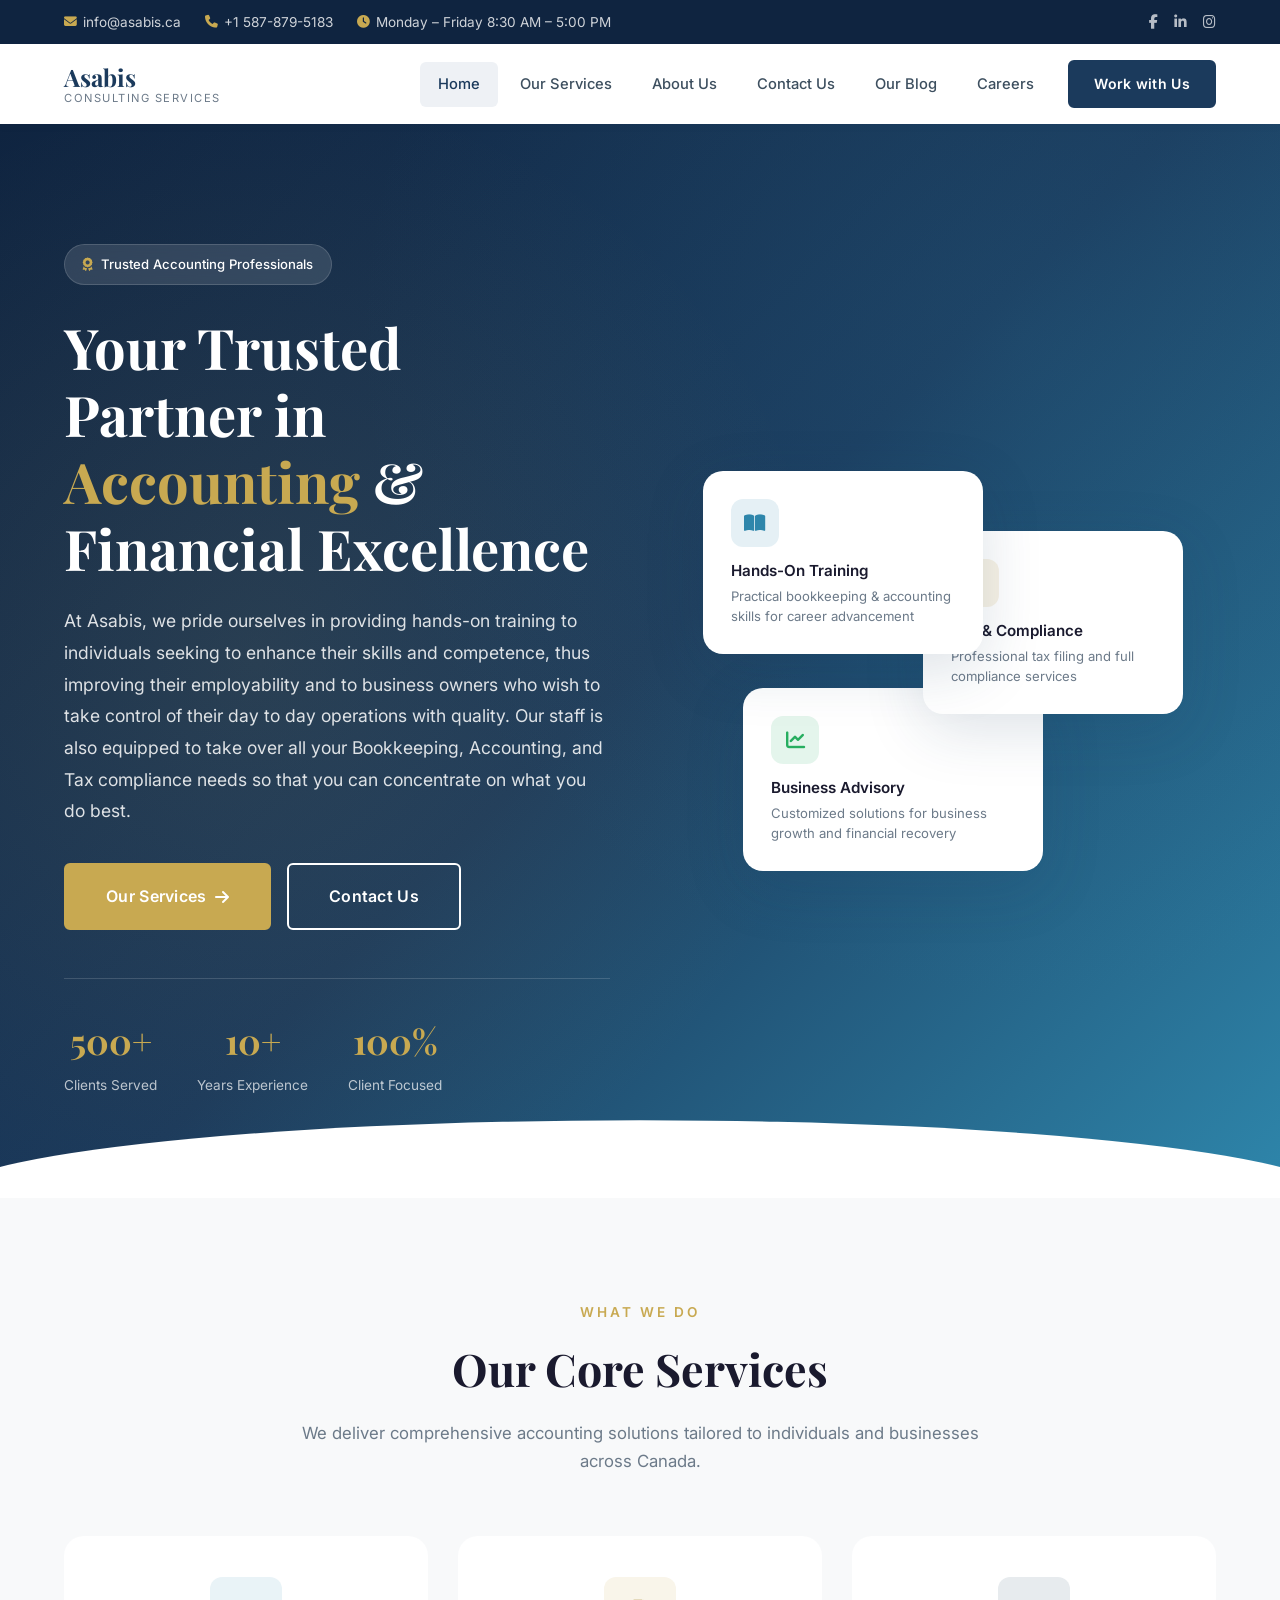
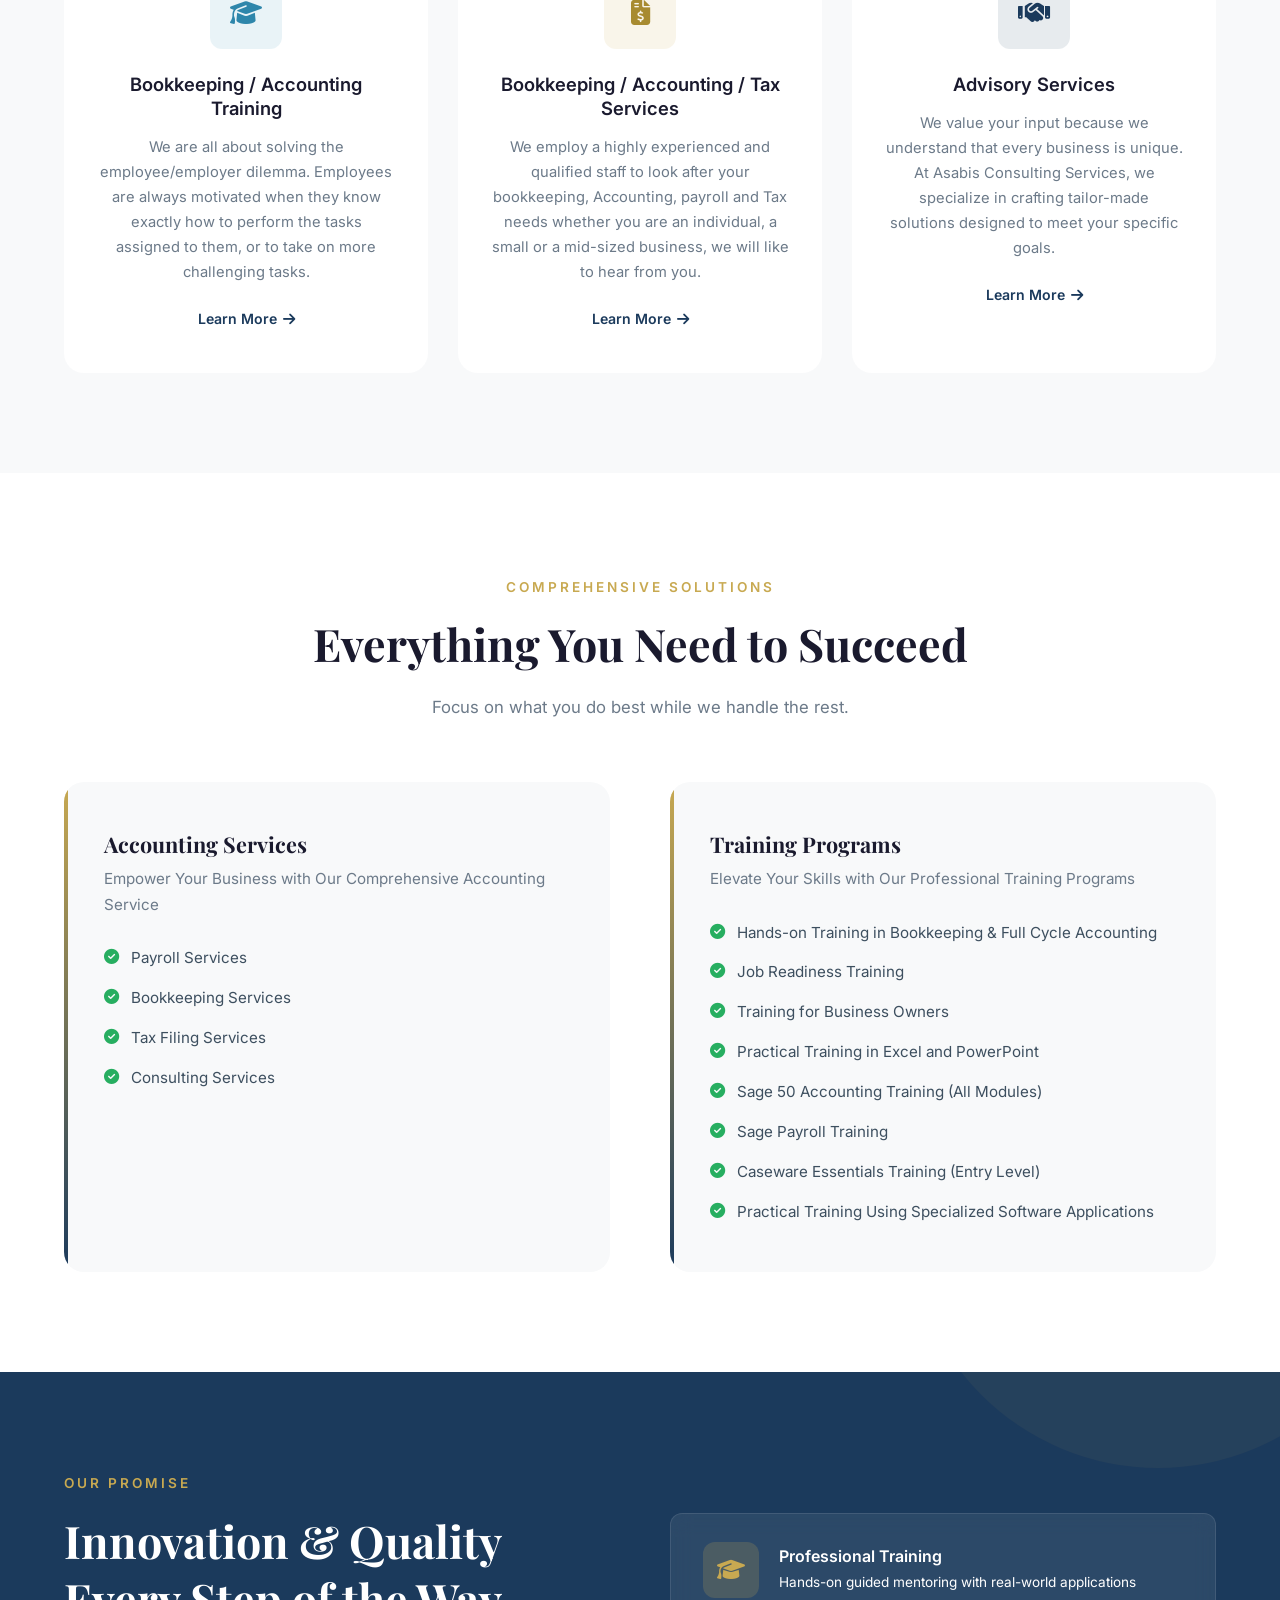
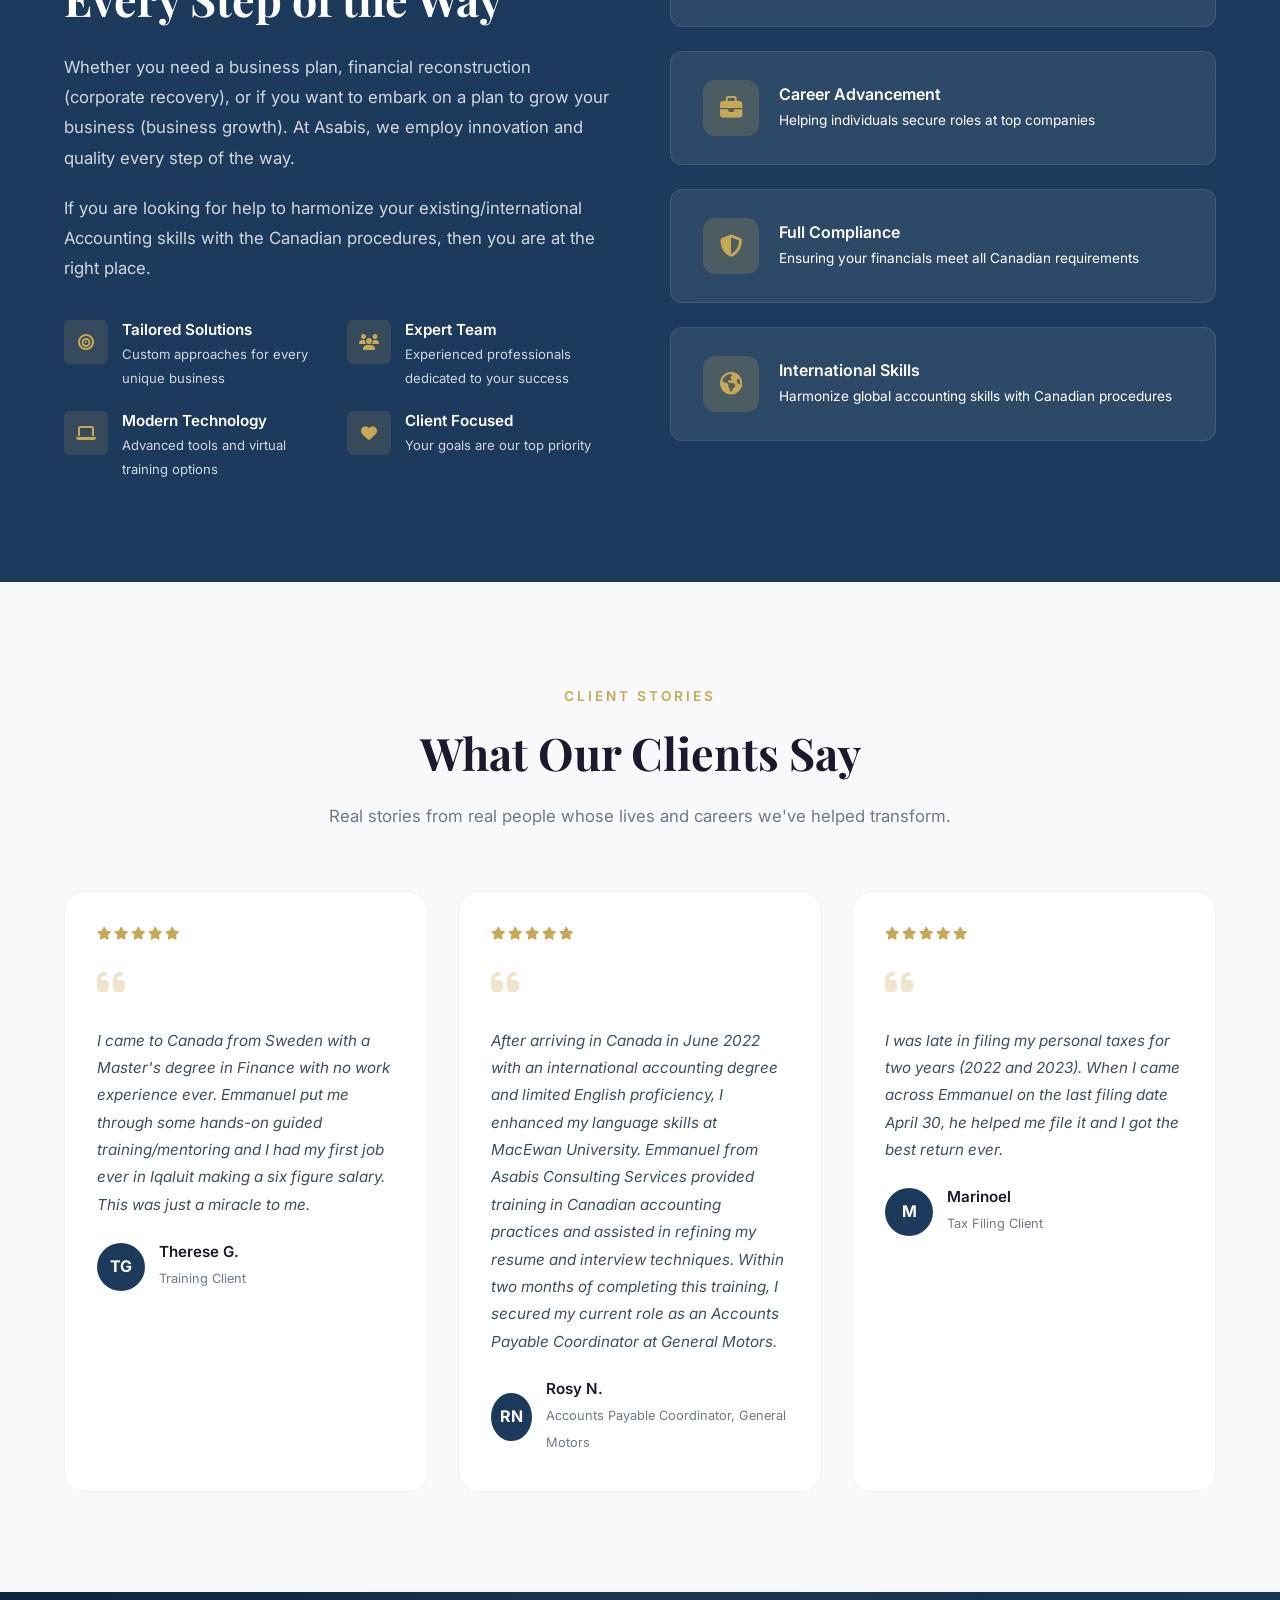
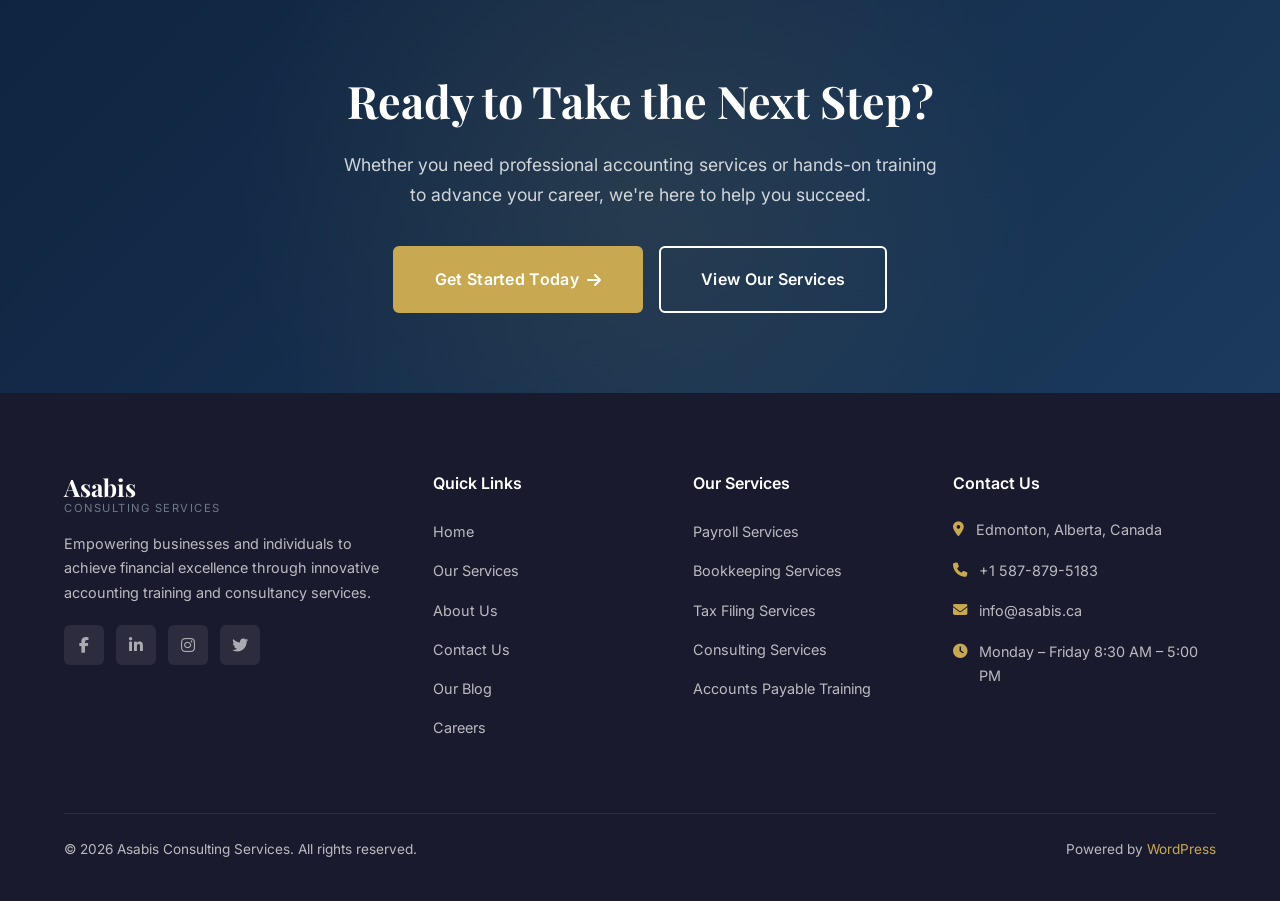
<file: preview.html>
<!DOCTYPE html>
<html lang="en">
<head>
    <meta charset="UTF-8">
    <meta name="viewport" content="width=device-width, initial-scale=1.0">
    <title>Asabis Consulting Services - Preview</title>
    <link rel="preconnect" href="https://fonts.googleapis.com">
    <link rel="preconnect" href="https://fonts.gstatic.com" crossorigin>
    <link href="https://fonts.googleapis.com/css2?family=Inter:wght@300;400;500;600;700;800&family=Playfair+Display:wght@400;500;600;700&display=swap" rel="stylesheet">
    <link rel="stylesheet" href="https://cdnjs.cloudflare.com/ajax/libs/font-awesome/6.5.1/css/all.min.css">
    <link rel="stylesheet" href="assets/css/main.css">
</head>
<body>

<!-- Top Bar -->
<div class="top-bar">
    <div class="container">
        <div class="top-bar-left">
            <a href="mailto:info@asabis.ca">
                <i class="fas fa-envelope"></i> info@asabis.ca
            </a>
            <a href="tel:+15878795183">
                <i class="fas fa-phone"></i> +1 587-879-5183
            </a>
            <span>
                <i class="fas fa-clock"></i> Monday – Friday 8:30 AM – 5:00 PM
            </span>
        </div>
        <div class="top-bar-right">
            <a href="#" aria-label="Facebook"><i class="fab fa-facebook-f"></i></a>
            <a href="#" aria-label="LinkedIn"><i class="fab fa-linkedin-in"></i></a>
            <a href="#" aria-label="Instagram"><i class="fab fa-instagram"></i></a>
        </div>
    </div>
</div>

<!-- Header -->
<header class="site-header">
    <div class="container">
        <nav class="navbar">
            <a href="#" class="navbar-brand">
                <div class="brand-text">
                    Asabis
                    <small>Consulting Services</small>
                </div>
            </a>
            <button class="navbar-toggle" aria-label="Toggle Navigation">
                <span></span><span></span><span></span>
            </button>
            <ul class="navbar-nav">
                <li class="nav-item active"><a class="nav-link" href="#">Home</a></li>
                <li class="nav-item"><a class="nav-link" href="#services">Our Services</a></li>
                <li class="nav-item"><a class="nav-link" href="#about">About Us</a></li>
                <li class="nav-item"><a class="nav-link" href="#contact">Contact Us</a></li>
                <li class="nav-item"><a class="nav-link" href="#">Our Blog</a></li>
                <li class="nav-item"><a class="nav-link" href="#">Careers</a></li>
                <li class="nav-item navbar-cta">
                    <a href="#contact" class="btn btn-primary">Work with Us</a>
                </li>
            </ul>
        </nav>
    </div>
</header>

<!-- Hero -->
<section class="hero">
    <div class="container">
        <div class="hero-grid">
            <div class="hero-content">
                <div class="hero-badge">
                    <i class="fas fa-award"></i>
                    Trusted Accounting Professionals
                </div>
                <h1>Your Trusted Partner in <span>Accounting</span> &amp; Financial Excellence</h1>
                <p class="hero-text">At Asabis, we pride ourselves in providing hands-on training to individuals seeking to enhance their skills and competence, thus improving their employability and to business owners who wish to take control of their day to day operations with quality. Our staff is also equipped to take over all your Bookkeeping, Accounting, and Tax compliance needs so that you can concentrate on what you do best.</p>
                <div class="hero-buttons">
                    <a href="#services" class="btn btn-secondary btn-lg">Our Services <i class="fas fa-arrow-right"></i></a>
                    <a href="#contact" class="btn btn-outline btn-lg">Contact Us</a>
                </div>
                <div class="hero-stats">
                    <div class="hero-stat">
                        <span class="stat-number">500+</span>
                        <span class="stat-label">Clients Served</span>
                    </div>
                    <div class="hero-stat">
                        <span class="stat-number">10+</span>
                        <span class="stat-label">Years Experience</span>
                    </div>
                    <div class="hero-stat">
                        <span class="stat-number">100%</span>
                        <span class="stat-label">Client Focused</span>
                    </div>
                </div>
            </div>
            <div class="hero-visual">
                <div class="hero-cards">
                    <div class="hero-card hero-card-1">
                        <div class="hero-card-icon blue"><i class="fas fa-book-open"></i></div>
                        <h4>Hands-On Training</h4>
                        <p>Practical bookkeeping &amp; accounting skills for career advancement</p>
                    </div>
                    <div class="hero-card hero-card-2">
                        <div class="hero-card-icon gold"><i class="fas fa-calculator"></i></div>
                        <h4>Tax &amp; Compliance</h4>
                        <p>Professional tax filing and full compliance services</p>
                    </div>
                    <div class="hero-card hero-card-3">
                        <div class="hero-card-icon green"><i class="fas fa-chart-line"></i></div>
                        <h4>Business Advisory</h4>
                        <p>Customized solutions for business growth and financial recovery</p>
                    </div>
                </div>
            </div>
        </div>
    </div>
</section>

<!-- Services -->
<section class="services section-padding" id="services">
    <div class="container">
        <div class="section-header fade-up">
            <span class="section-label">What We Do</span>
            <h2>Our Core Services</h2>
            <p>We deliver comprehensive accounting solutions tailored to individuals and businesses across Canada.</p>
        </div>
        <div class="services-grid">
            <div class="service-card fade-up">
                <div class="service-icon icon-blue"><i class="fas fa-graduation-cap"></i></div>
                <h3>Bookkeeping / Accounting Training</h3>
                <p>We are all about solving the employee/employer dilemma. Employees are always motivated when they know exactly how to perform the tasks assigned to them, or to take on more challenging tasks.</p>
                <a href="#" class="service-link">Learn More <i class="fas fa-arrow-right"></i></a>
            </div>
            <div class="service-card fade-up">
                <div class="service-icon icon-gold"><i class="fas fa-file-invoice-dollar"></i></div>
                <h3>Bookkeeping / Accounting / Tax Services</h3>
                <p>We employ a highly experienced and qualified staff to look after your bookkeeping, Accounting, payroll and Tax needs whether you are an individual, a small or a mid-sized business, we will like to hear from you.</p>
                <a href="#" class="service-link">Learn More <i class="fas fa-arrow-right"></i></a>
            </div>
            <div class="service-card fade-up">
                <div class="service-icon icon-navy"><i class="fas fa-handshake"></i></div>
                <h3>Advisory Services</h3>
                <p>We value your input because we understand that every business is unique. At Asabis Consulting Services, we specialize in crafting tailor-made solutions designed to meet your specific goals.</p>
                <a href="#" class="service-link">Learn More <i class="fas fa-arrow-right"></i></a>
            </div>
        </div>
    </div>
</section>

<!-- Offerings -->
<section class="offerings section-padding">
    <div class="container">
        <div class="section-header fade-up">
            <span class="section-label">Comprehensive Solutions</span>
            <h2>Everything You Need to Succeed</h2>
            <p>Focus on what you do best while we handle the rest.</p>
        </div>
        <div class="offerings-grid">
            <div class="offerings-block fade-up">
                <h3>Accounting Services</h3>
                <p class="offerings-subtitle">Empower Your Business with Our Comprehensive Accounting Service</p>
                <ul class="offerings-list">
                    <li><i class="fas fa-check-circle"></i> Payroll Services</li>
                    <li><i class="fas fa-check-circle"></i> Bookkeeping Services</li>
                    <li><i class="fas fa-check-circle"></i> Tax Filing Services</li>
                    <li><i class="fas fa-check-circle"></i> Consulting Services</li>
                </ul>
            </div>
            <div class="offerings-block fade-up">
                <h3>Training Programs</h3>
                <p class="offerings-subtitle">Elevate Your Skills with Our Professional Training Programs</p>
                <ul class="offerings-list">
                    <li><i class="fas fa-check-circle"></i> Hands-on Training in Bookkeeping &amp; Full Cycle Accounting</li>
                    <li><i class="fas fa-check-circle"></i> Job Readiness Training</li>
                    <li><i class="fas fa-check-circle"></i> Training for Business Owners</li>
                    <li><i class="fas fa-check-circle"></i> Practical Training in Excel and PowerPoint</li>
                    <li><i class="fas fa-check-circle"></i> Sage 50 Accounting Training (All Modules)</li>
                    <li><i class="fas fa-check-circle"></i> Sage Payroll Training</li>
                    <li><i class="fas fa-check-circle"></i> Caseware Essentials Training (Entry Level)</li>
                    <li><i class="fas fa-check-circle"></i> Practical Training Using Specialized Software Applications</li>
                </ul>
            </div>
        </div>
    </div>
</section>

<!-- About / Promise -->
<section class="about-section section-padding" id="about">
    <div class="container">
        <div class="about-grid">
            <div class="about-content fade-up">
                <span class="section-label">Our Promise</span>
                <h2>Innovation &amp; Quality Every Step of the Way</h2>
                <p>Whether you need a business plan, financial reconstruction (corporate recovery), or if you want to embark on a plan to grow your business (business growth). At Asabis, we employ innovation and quality every step of the way.</p>
                <p>If you are looking for help to harmonize your existing/international Accounting skills with the Canadian procedures, then you are at the right place.</p>
                <div class="about-features">
                    <div class="about-feature">
                        <div class="about-feature-icon"><i class="fas fa-bullseye"></i></div>
                        <div><h4>Tailored Solutions</h4><p>Custom approaches for every unique business</p></div>
                    </div>
                    <div class="about-feature">
                        <div class="about-feature-icon"><i class="fas fa-users"></i></div>
                        <div><h4>Expert Team</h4><p>Experienced professionals dedicated to your success</p></div>
                    </div>
                    <div class="about-feature">
                        <div class="about-feature-icon"><i class="fas fa-laptop"></i></div>
                        <div><h4>Modern Technology</h4><p>Advanced tools and virtual training options</p></div>
                    </div>
                    <div class="about-feature">
                        <div class="about-feature-icon"><i class="fas fa-heart"></i></div>
                        <div><h4>Client Focused</h4><p>Your goals are our top priority</p></div>
                    </div>
                </div>
            </div>
            <div class="about-visual fade-up">
                <div class="about-stat-card">
                    <div class="stat-icon"><i class="fas fa-graduation-cap"></i></div>
                    <div><h4>Professional Training</h4><p>Hands-on guided mentoring with real-world applications</p></div>
                </div>
                <div class="about-stat-card">
                    <div class="stat-icon"><i class="fas fa-briefcase"></i></div>
                    <div><h4>Career Advancement</h4><p>Helping individuals secure roles at top companies</p></div>
                </div>
                <div class="about-stat-card">
                    <div class="stat-icon"><i class="fas fa-shield-alt"></i></div>
                    <div><h4>Full Compliance</h4><p>Ensuring your financials meet all Canadian requirements</p></div>
                </div>
                <div class="about-stat-card">
                    <div class="stat-icon"><i class="fas fa-globe-americas"></i></div>
                    <div><h4>International Skills</h4><p>Harmonize global accounting skills with Canadian procedures</p></div>
                </div>
            </div>
        </div>
    </div>
</section>

<!-- Testimonials -->
<section class="testimonials section-padding" id="testimonials">
    <div class="container">
        <div class="section-header fade-up">
            <span class="section-label">Client Stories</span>
            <h2>What Our Clients Say</h2>
            <p>Real stories from real people whose lives and careers we've helped transform.</p>
        </div>
        <div class="testimonials-grid">
            <div class="testimonial-card fade-up">
                <div class="testimonial-stars">
                    <i class="fas fa-star"></i><i class="fas fa-star"></i><i class="fas fa-star"></i><i class="fas fa-star"></i><i class="fas fa-star"></i>
                </div>
                <div class="testimonial-quote-icon"><i class="fas fa-quote-left"></i></div>
                <p class="testimonial-text">I came to Canada from Sweden with a Master's degree in Finance with no work experience ever. Emmanuel put me through some hands-on guided training/mentoring and I had my first job ever in Iqaluit making a six figure salary. This was just a miracle to me.</p>
                <div class="testimonial-author">
                    <div class="testimonial-avatar">TG</div>
                    <div class="testimonial-author-info"><h4>Therese G.</h4><span>Training Client</span></div>
                </div>
            </div>
            <div class="testimonial-card fade-up">
                <div class="testimonial-stars">
                    <i class="fas fa-star"></i><i class="fas fa-star"></i><i class="fas fa-star"></i><i class="fas fa-star"></i><i class="fas fa-star"></i>
                </div>
                <div class="testimonial-quote-icon"><i class="fas fa-quote-left"></i></div>
                <p class="testimonial-text">After arriving in Canada in June 2022 with an international accounting degree and limited English proficiency, I enhanced my language skills at MacEwan University. Emmanuel from Asabis Consulting Services provided training in Canadian accounting practices and assisted in refining my resume and interview techniques. Within two months of completing this training, I secured my current role as an Accounts Payable Coordinator at General Motors.</p>
                <div class="testimonial-author">
                    <div class="testimonial-avatar">RN</div>
                    <div class="testimonial-author-info"><h4>Rosy N.</h4><span>Accounts Payable Coordinator, General Motors</span></div>
                </div>
            </div>
            <div class="testimonial-card fade-up">
                <div class="testimonial-stars">
                    <i class="fas fa-star"></i><i class="fas fa-star"></i><i class="fas fa-star"></i><i class="fas fa-star"></i><i class="fas fa-star"></i>
                </div>
                <div class="testimonial-quote-icon"><i class="fas fa-quote-left"></i></div>
                <p class="testimonial-text">I was late in filing my personal taxes for two years (2022 and 2023). When I came across Emmanuel on the last filing date April 30, he helped me file it and I got the best return ever.</p>
                <div class="testimonial-author">
                    <div class="testimonial-avatar">M</div>
                    <div class="testimonial-author-info"><h4>Marinoel</h4><span>Tax Filing Client</span></div>
                </div>
            </div>
        </div>
    </div>
</section>

<!-- CTA -->
<section class="cta-section" id="contact">
    <div class="container">
        <h2 class="fade-up">Ready to Take the Next Step?</h2>
        <p class="fade-up">Whether you need professional accounting services or hands-on training to advance your career, we're here to help you succeed.</p>
        <div class="cta-buttons fade-up">
            <a href="mailto:info@asabis.ca" class="btn btn-secondary btn-lg">Get Started Today <i class="fas fa-arrow-right"></i></a>
            <a href="#services" class="btn btn-outline btn-lg">View Our Services</a>
        </div>
    </div>
</section>

<!-- Footer -->
<footer class="site-footer">
    <div class="container">
        <div class="footer-grid">
            <div class="footer-brand">
                <div class="brand-text">Asabis<small>Consulting Services</small></div>
                <p>Empowering businesses and individuals to achieve financial excellence through innovative accounting training and consultancy services.</p>
                <div class="footer-social">
                    <a href="#" aria-label="Facebook"><i class="fab fa-facebook-f"></i></a>
                    <a href="#" aria-label="LinkedIn"><i class="fab fa-linkedin-in"></i></a>
                    <a href="#" aria-label="Instagram"><i class="fab fa-instagram"></i></a>
                    <a href="#" aria-label="Twitter"><i class="fab fa-twitter"></i></a>
                </div>
            </div>
            <div class="footer-column">
                <h4>Quick Links</h4>
                <ul class="footer-links">
                    <li><a href="#">Home</a></li>
                    <li><a href="#">Our Services</a></li>
                    <li><a href="#">About Us</a></li>
                    <li><a href="#">Contact Us</a></li>
                    <li><a href="#">Our Blog</a></li>
                    <li><a href="#">Careers</a></li>
                </ul>
            </div>
            <div class="footer-column">
                <h4>Our Services</h4>
                <ul class="footer-links">
                    <li><a href="#">Payroll Services</a></li>
                    <li><a href="#">Bookkeeping Services</a></li>
                    <li><a href="#">Tax Filing Services</a></li>
                    <li><a href="#">Consulting Services</a></li>
                    <li><a href="#">Accounts Payable Training</a></li>
                </ul>
            </div>
            <div class="footer-column">
                <h4>Contact Us</h4>
                <ul class="footer-contact">
                    <li><i class="fas fa-map-marker-alt"></i><span>Edmonton, Alberta, Canada</span></li>
                    <li><i class="fas fa-phone"></i><a href="tel:+15878795183">+1 587-879-5183</a></li>
                    <li><i class="fas fa-envelope"></i><a href="mailto:info@asabis.ca">info@asabis.ca</a></li>
                    <li><i class="fas fa-clock"></i><span>Monday – Friday 8:30 AM – 5:00 PM</span></li>
                </ul>
            </div>
        </div>
        <div class="footer-bottom">
            <p>&copy; 2026 Asabis Consulting Services. All rights reserved.</p>
            <p>Powered by <a href="https://wordpress.org" target="_blank" rel="noopener">WordPress</a></p>
        </div>
    </div>
</footer>

<script src="assets/js/main.js"></script>
</body>
</html>
</file>
<file: assets/css/main.css>
/* ==========================================================================
   Asabis Consulting Services - Main Stylesheet
   Modern Accounting Website Redesign
   ========================================================================== */

/* ---------- CSS Custom Properties ---------- */
:root {
    /* Primary palette */
    --color-primary: #1B3A5C;
    --color-primary-light: #2A5580;
    --color-primary-dark: #0F2440;
    --color-secondary: #C8A951;
    --color-secondary-light: #D4BC72;
    --color-secondary-dark: #A88B30;
    --color-accent: #2E86AB;

    /* Neutrals */
    --color-white: #FFFFFF;
    --color-off-white: #F8F9FA;
    --color-light-gray: #EEF1F5;
    --color-mid-gray: #6C7A89;
    --color-dark-gray: #3D4F5F;
    --color-dark: #1A1A2E;

    /* Functional */
    --color-success: #27AE60;
    --color-body-bg: #FFFFFF;
    --color-text: #3D4F5F;
    --color-heading: #1A1A2E;

    /* Typography */
    --font-primary: 'Inter', -apple-system, BlinkMacSystemFont, 'Segoe UI', sans-serif;
    --font-heading: 'Playfair Display', Georgia, 'Times New Roman', serif;

    /* Spacing */
    --section-padding: 100px 0;
    --container-width: 1200px;
    --container-padding: 0 24px;

    /* Borders & Shadows */
    --radius-sm: 6px;
    --radius-md: 12px;
    --radius-lg: 20px;
    --radius-xl: 30px;
    --shadow-sm: 0 2px 8px rgba(27, 58, 92, 0.06);
    --shadow-md: 0 4px 20px rgba(27, 58, 92, 0.1);
    --shadow-lg: 0 8px 40px rgba(27, 58, 92, 0.12);
    --shadow-xl: 0 16px 60px rgba(27, 58, 92, 0.15);

    /* Transitions */
    --transition-fast: 0.2s ease;
    --transition-base: 0.3s ease;
    --transition-slow: 0.5s ease;
}

/* ---------- Reset & Base ---------- */
*,
*::before,
*::after {
    box-sizing: border-box;
    margin: 0;
    padding: 0;
}

html {
    scroll-behavior: smooth;
    font-size: 16px;
}

body {
    font-family: var(--font-primary);
    color: var(--color-text);
    background: var(--color-body-bg);
    line-height: 1.7;
    -webkit-font-smoothing: antialiased;
    -moz-osx-font-smoothing: grayscale;
    overflow-x: hidden;
}

img {
    max-width: 100%;
    height: auto;
    display: block;
}

a {
    text-decoration: none;
    color: inherit;
    transition: color var(--transition-fast);
}

ul, ol {
    list-style: none;
}

h1, h2, h3, h4, h5, h6 {
    font-family: var(--font-heading);
    color: var(--color-heading);
    line-height: 1.3;
    font-weight: 700;
}

h1 { font-size: clamp(2.2rem, 5vw, 3.5rem); }
h2 { font-size: clamp(1.8rem, 4vw, 2.8rem); }
h3 { font-size: clamp(1.3rem, 2.5vw, 1.6rem); }
h4 { font-size: 1.2rem; }

p {
    margin-bottom: 1rem;
}

.container {
    max-width: var(--container-width);
    margin: 0 auto;
    padding: var(--container-padding);
}

/* ---------- Utility Classes ---------- */
.text-center { text-align: center; }
.text-primary { color: var(--color-primary); }
.text-secondary { color: var(--color-secondary); }
.text-white { color: var(--color-white); }

.section-padding {
    padding: var(--section-padding);
}

.section-header {
    text-align: center;
    max-width: 700px;
    margin: 0 auto 60px;
}

.section-header .section-label {
    display: inline-block;
    font-family: var(--font-primary);
    font-size: 0.85rem;
    font-weight: 600;
    letter-spacing: 3px;
    text-transform: uppercase;
    color: var(--color-secondary);
    margin-bottom: 16px;
}

.section-header h2 {
    margin-bottom: 20px;
}

.section-header p {
    color: var(--color-mid-gray);
    font-size: 1.05rem;
}

.btn {
    display: inline-flex;
    align-items: center;
    gap: 8px;
    padding: 14px 32px;
    border-radius: var(--radius-sm);
    font-family: var(--font-primary);
    font-size: 0.95rem;
    font-weight: 600;
    cursor: pointer;
    border: 2px solid transparent;
    transition: all var(--transition-base);
    letter-spacing: 0.3px;
}

.btn-primary {
    background: var(--color-primary);
    color: var(--color-white);
    border-color: var(--color-primary);
}

.btn-primary:hover {
    background: var(--color-primary-light);
    border-color: var(--color-primary-light);
    transform: translateY(-2px);
    box-shadow: var(--shadow-md);
}

.btn-secondary {
    background: var(--color-secondary);
    color: var(--color-white);
    border-color: var(--color-secondary);
}

.btn-secondary:hover {
    background: var(--color-secondary-dark);
    border-color: var(--color-secondary-dark);
    transform: translateY(-2px);
    box-shadow: var(--shadow-md);
}

.btn-outline {
    background: transparent;
    color: var(--color-white);
    border-color: var(--color-white);
}

.btn-outline:hover {
    background: var(--color-white);
    color: var(--color-primary);
    transform: translateY(-2px);
}

.btn-outline-dark {
    background: transparent;
    color: var(--color-primary);
    border-color: var(--color-primary);
}

.btn-outline-dark:hover {
    background: var(--color-primary);
    color: var(--color-white);
    transform: translateY(-2px);
}

.btn-lg {
    padding: 18px 40px;
    font-size: 1rem;
}

/* ---------- Top Bar ---------- */
.top-bar {
    background: var(--color-primary-dark);
    color: rgba(255,255,255,0.8);
    font-size: 0.85rem;
    padding: 10px 0;
}

.top-bar .container {
    display: flex;
    justify-content: space-between;
    align-items: center;
    flex-wrap: wrap;
    gap: 10px;
}

.top-bar-left {
    display: flex;
    align-items: center;
    gap: 24px;
    flex-wrap: wrap;
}

.top-bar-left a,
.top-bar-left span {
    display: inline-flex;
    align-items: center;
    gap: 6px;
    color: rgba(255,255,255,0.8);
}

.top-bar-left a:hover {
    color: var(--color-secondary);
}

.top-bar-left i {
    color: var(--color-secondary);
    font-size: 0.8rem;
}

.top-bar-right {
    display: flex;
    align-items: center;
    gap: 16px;
}

.top-bar-right a {
    color: rgba(255,255,255,0.7);
    font-size: 0.9rem;
    transition: color var(--transition-fast);
}

.top-bar-right a:hover {
    color: var(--color-secondary);
}

/* ---------- Header / Navbar ---------- */
.site-header {
    background: var(--color-white);
    position: sticky;
    top: 0;
    z-index: 1000;
    box-shadow: var(--shadow-sm);
    transition: box-shadow var(--transition-base);
}

.site-header.scrolled {
    box-shadow: var(--shadow-md);
}

.navbar {
    display: flex;
    justify-content: space-between;
    align-items: center;
    padding: 16px 0;
}

.navbar-brand {
    display: flex;
    align-items: center;
    gap: 12px;
}

.navbar-brand img {
    height: 50px;
    width: auto;
}

.brand-text {
    font-family: var(--font-heading);
    font-size: 1.5rem;
    font-weight: 700;
    color: var(--color-primary);
    line-height: 1.2;
}

.brand-text small {
    display: block;
    font-family: var(--font-primary);
    font-size: 0.7rem;
    font-weight: 400;
    color: var(--color-mid-gray);
    letter-spacing: 1.5px;
    text-transform: uppercase;
}

.navbar-nav {
    display: flex;
    align-items: center;
    gap: 4px;
}

.navbar-nav .nav-item .nav-link {
    display: block;
    padding: 10px 18px;
    font-size: 0.92rem;
    font-weight: 500;
    color: var(--color-dark-gray);
    border-radius: var(--radius-sm);
    transition: all var(--transition-fast);
}

.navbar-nav .nav-item .nav-link:hover,
.navbar-nav .nav-item.active .nav-link {
    color: var(--color-primary);
    background: var(--color-light-gray);
}

.navbar-cta {
    margin-left: 12px;
}

.navbar-cta .btn {
    padding: 10px 24px;
    font-size: 0.88rem;
}

/* Mobile toggle */
.navbar-toggle {
    display: none;
    flex-direction: column;
    gap: 5px;
    background: none;
    border: none;
    cursor: pointer;
    padding: 8px;
}

.navbar-toggle span {
    display: block;
    width: 26px;
    height: 2.5px;
    background: var(--color-primary);
    border-radius: 2px;
    transition: all var(--transition-fast);
}

/* ---------- Hero Section ---------- */
.hero {
    position: relative;
    background: linear-gradient(135deg, var(--color-primary-dark) 0%, var(--color-primary) 50%, var(--color-accent) 100%);
    color: var(--color-white);
    padding: 120px 0 100px;
    overflow: hidden;
}

.hero::before {
    content: '';
    position: absolute;
    top: 0;
    left: 0;
    right: 0;
    bottom: 0;
    background:
        radial-gradient(circle at 20% 50%, rgba(200,169,81,0.1) 0%, transparent 50%),
        radial-gradient(circle at 80% 20%, rgba(46,134,171,0.15) 0%, transparent 50%);
    pointer-events: none;
}

.hero::after {
    content: '';
    position: absolute;
    bottom: -2px;
    left: 0;
    right: 0;
    height: 80px;
    background: var(--color-white);
    clip-path: ellipse(55% 100% at 50% 100%);
}

.hero .container {
    position: relative;
    z-index: 2;
}

.hero-grid {
    display: grid;
    grid-template-columns: 1fr 1fr;
    gap: 60px;
    align-items: center;
}

.hero-content {
    max-width: 580px;
}

.hero-badge {
    display: inline-flex;
    align-items: center;
    gap: 8px;
    background: rgba(255,255,255,0.12);
    backdrop-filter: blur(10px);
    padding: 8px 18px;
    border-radius: 50px;
    font-size: 0.82rem;
    font-weight: 500;
    margin-bottom: 28px;
    border: 1px solid rgba(255,255,255,0.15);
}

.hero-badge i {
    color: var(--color-secondary);
}

.hero h1 {
    color: var(--color-white);
    margin-bottom: 24px;
    font-weight: 700;
    line-height: 1.2;
}

.hero h1 span {
    color: var(--color-secondary);
}

.hero-text {
    font-size: 1.1rem;
    line-height: 1.8;
    color: rgba(255,255,255,0.85);
    margin-bottom: 36px;
}

.hero-buttons {
    display: flex;
    gap: 16px;
    flex-wrap: wrap;
}

.hero-stats {
    display: flex;
    gap: 40px;
    margin-top: 48px;
    padding-top: 32px;
    border-top: 1px solid rgba(255,255,255,0.15);
}

.hero-stat {
    text-align: center;
}

.hero-stat .stat-number {
    display: block;
    font-family: var(--font-heading);
    font-size: 2.2rem;
    font-weight: 700;
    color: var(--color-secondary);
}

.hero-stat .stat-label {
    font-size: 0.85rem;
    color: rgba(255,255,255,0.7);
}

/* Hero visual side */
.hero-visual {
    display: flex;
    justify-content: center;
    align-items: center;
}

.hero-cards {
    position: relative;
    width: 100%;
    max-width: 480px;
    height: 400px;
}

.hero-card {
    position: absolute;
    background: var(--color-white);
    border-radius: var(--radius-lg);
    padding: 28px;
    box-shadow: var(--shadow-xl);
    color: var(--color-text);
}

.hero-card-1 {
    top: 0;
    left: 0;
    width: 280px;
    z-index: 3;
    animation: float-card 6s ease-in-out infinite;
}

.hero-card-2 {
    top: 60px;
    right: 0;
    width: 260px;
    z-index: 2;
    animation: float-card 6s ease-in-out infinite 1s;
}

.hero-card-3 {
    bottom: 0;
    left: 40px;
    width: 300px;
    z-index: 1;
    animation: float-card 6s ease-in-out infinite 2s;
}

.hero-card-icon {
    width: 48px;
    height: 48px;
    border-radius: var(--radius-md);
    display: flex;
    align-items: center;
    justify-content: center;
    font-size: 1.2rem;
    margin-bottom: 14px;
}

.hero-card-icon.blue {
    background: rgba(46,134,171,0.12);
    color: var(--color-accent);
}

.hero-card-icon.gold {
    background: rgba(200,169,81,0.15);
    color: var(--color-secondary-dark);
}

.hero-card-icon.green {
    background: rgba(39,174,96,0.12);
    color: var(--color-success);
}

.hero-card h4 {
    font-family: var(--font-primary);
    font-size: 0.95rem;
    font-weight: 600;
    margin-bottom: 6px;
}

.hero-card p {
    font-size: 0.82rem;
    color: var(--color-mid-gray);
    margin-bottom: 0;
    line-height: 1.5;
}

@keyframes float-card {
    0%, 100% { transform: translateY(0); }
    50% { transform: translateY(-10px); }
}

/* ---------- Services Section ---------- */
.services {
    background: var(--color-off-white);
}

.services-grid {
    display: grid;
    grid-template-columns: repeat(3, 1fr);
    gap: 30px;
}

.service-card {
    background: var(--color-white);
    border-radius: var(--radius-lg);
    padding: 40px 32px;
    text-align: center;
    transition: all var(--transition-base);
    border: 1px solid transparent;
    position: relative;
    overflow: hidden;
}

.service-card::before {
    content: '';
    position: absolute;
    top: 0;
    left: 0;
    right: 0;
    height: 4px;
    background: var(--color-secondary);
    transform: scaleX(0);
    transition: transform var(--transition-base);
}

.service-card:hover {
    transform: translateY(-8px);
    box-shadow: var(--shadow-lg);
    border-color: rgba(27,58,92,0.06);
}

.service-card:hover::before {
    transform: scaleX(1);
}

.service-icon {
    width: 72px;
    height: 72px;
    border-radius: var(--radius-md);
    display: flex;
    align-items: center;
    justify-content: center;
    margin: 0 auto 24px;
    font-size: 1.6rem;
    transition: all var(--transition-base);
}

.service-icon.icon-blue {
    background: rgba(46,134,171,0.1);
    color: var(--color-accent);
}

.service-icon.icon-gold {
    background: rgba(200,169,81,0.12);
    color: var(--color-secondary-dark);
}

.service-icon.icon-navy {
    background: rgba(27,58,92,0.1);
    color: var(--color-primary);
}

.service-icon.icon-green {
    background: rgba(39,174,96,0.1);
    color: var(--color-success);
}

.service-card:hover .service-icon {
    transform: scale(1.1);
}

.service-card h3 {
    font-family: var(--font-primary);
    font-size: 1.15rem;
    font-weight: 600;
    margin-bottom: 14px;
}

.service-card p {
    color: var(--color-mid-gray);
    font-size: 0.92rem;
    line-height: 1.7;
    margin-bottom: 20px;
}

.service-link {
    display: inline-flex;
    align-items: center;
    gap: 6px;
    font-size: 0.88rem;
    font-weight: 600;
    color: var(--color-primary);
    transition: all var(--transition-fast);
}

.service-link:hover {
    color: var(--color-secondary);
    gap: 10px;
}

/* ---------- Offerings / Features Section ---------- */
.offerings {
    background: var(--color-white);
}

.offerings-grid {
    display: grid;
    grid-template-columns: 1fr 1fr;
    gap: 60px;
}

.offerings-block {
    background: var(--color-off-white);
    border-radius: var(--radius-lg);
    padding: 48px 40px;
    position: relative;
    overflow: hidden;
}

.offerings-block::after {
    content: '';
    position: absolute;
    top: 0;
    left: 0;
    width: 4px;
    height: 100%;
    background: linear-gradient(to bottom, var(--color-secondary), var(--color-primary));
}

.offerings-block h3 {
    margin-bottom: 8px;
    font-size: 1.35rem;
}

.offerings-block .offerings-subtitle {
    color: var(--color-mid-gray);
    margin-bottom: 28px;
    font-size: 0.95rem;
}

.offerings-list {
    display: flex;
    flex-direction: column;
    gap: 14px;
}

.offerings-list li {
    display: flex;
    align-items: flex-start;
    gap: 12px;
    font-size: 0.95rem;
    color: var(--color-dark-gray);
}

.offerings-list li i {
    color: var(--color-success);
    margin-top: 4px;
    flex-shrink: 0;
}

/* ---------- About / Promise Section ---------- */
.about-section {
    background: var(--color-primary);
    color: var(--color-white);
    position: relative;
    overflow: hidden;
}

.about-section::before {
    content: '';
    position: absolute;
    top: -50%;
    right: -10%;
    width: 500px;
    height: 500px;
    border-radius: 50%;
    background: rgba(200,169,81,0.06);
    pointer-events: none;
}

.about-grid {
    display: grid;
    grid-template-columns: 1fr 1fr;
    gap: 60px;
    align-items: center;
}

.about-content .section-label {
    color: var(--color-secondary);
    font-family: var(--font-primary);
    font-size: 0.85rem;
    font-weight: 600;
    letter-spacing: 3px;
    text-transform: uppercase;
    margin-bottom: 16px;
    display: block;
}

.about-content h2 {
    color: var(--color-white);
    margin-bottom: 24px;
}

.about-content p {
    color: rgba(255,255,255,0.8);
    font-size: 1.05rem;
    line-height: 1.8;
    margin-bottom: 20px;
}

.about-features {
    display: grid;
    grid-template-columns: 1fr 1fr;
    gap: 20px;
    margin-top: 36px;
}

.about-feature {
    display: flex;
    align-items: flex-start;
    gap: 14px;
}

.about-feature-icon {
    width: 44px;
    height: 44px;
    border-radius: var(--radius-sm);
    background: rgba(200,169,81,0.15);
    display: flex;
    align-items: center;
    justify-content: center;
    color: var(--color-secondary);
    flex-shrink: 0;
}

.about-feature h4 {
    color: var(--color-white);
    font-family: var(--font-primary);
    font-size: 0.95rem;
    font-weight: 600;
    margin-bottom: 4px;
}

.about-feature p {
    font-size: 0.82rem;
    margin-bottom: 0;
}

.about-visual {
    display: flex;
    flex-direction: column;
    gap: 24px;
}

.about-stat-card {
    background: rgba(255,255,255,0.08);
    backdrop-filter: blur(10px);
    border-radius: var(--radius-md);
    padding: 28px 32px;
    display: flex;
    align-items: center;
    gap: 20px;
    border: 1px solid rgba(255,255,255,0.1);
    transition: all var(--transition-base);
}

.about-stat-card:hover {
    background: rgba(255,255,255,0.12);
    transform: translateX(8px);
}

.about-stat-card .stat-icon {
    width: 56px;
    height: 56px;
    border-radius: var(--radius-md);
    background: rgba(200,169,81,0.2);
    display: flex;
    align-items: center;
    justify-content: center;
    font-size: 1.4rem;
    color: var(--color-secondary);
    flex-shrink: 0;
}

.about-stat-card h4 {
    color: var(--color-white);
    font-family: var(--font-primary);
    font-size: 1rem;
    font-weight: 600;
    margin-bottom: 4px;
}

.about-stat-card p {
    font-size: 0.85rem;
    margin-bottom: 0;
}

/* ---------- Testimonials ---------- */
.testimonials {
    background: var(--color-off-white);
}

.testimonials-grid {
    display: grid;
    grid-template-columns: repeat(3, 1fr);
    gap: 30px;
}

.testimonial-card {
    background: var(--color-white);
    border-radius: var(--radius-lg);
    padding: 36px 32px;
    position: relative;
    transition: all var(--transition-base);
    border: 1px solid var(--color-light-gray);
}

.testimonial-card:hover {
    transform: translateY(-6px);
    box-shadow: var(--shadow-lg);
    border-color: transparent;
}

.testimonial-quote-icon {
    font-size: 2rem;
    color: var(--color-secondary);
    opacity: 0.3;
    margin-bottom: 16px;
}

.testimonial-text {
    font-size: 0.95rem;
    line-height: 1.8;
    color: var(--color-dark-gray);
    margin-bottom: 24px;
    font-style: italic;
}

.testimonial-author {
    display: flex;
    align-items: center;
    gap: 14px;
}

.testimonial-avatar {
    width: 48px;
    height: 48px;
    border-radius: 50%;
    background: var(--color-primary);
    color: var(--color-white);
    display: flex;
    align-items: center;
    justify-content: center;
    font-weight: 700;
    font-size: 1rem;
}

.testimonial-author-info h4 {
    font-family: var(--font-primary);
    font-size: 0.95rem;
    font-weight: 600;
    margin-bottom: 2px;
}

.testimonial-author-info span {
    font-size: 0.8rem;
    color: var(--color-mid-gray);
}

.testimonial-stars {
    color: var(--color-secondary);
    font-size: 0.8rem;
    margin-bottom: 16px;
    display: flex;
    gap: 3px;
}

/* ---------- CTA Section ---------- */
.cta-section {
    background: linear-gradient(135deg, var(--color-primary-dark) 0%, var(--color-primary) 100%);
    color: var(--color-white);
    text-align: center;
    padding: 80px 0;
    position: relative;
    overflow: hidden;
}

.cta-section::before {
    content: '';
    position: absolute;
    top: 0;
    left: 0;
    right: 0;
    bottom: 0;
    background: radial-gradient(circle at 50% 50%, rgba(200,169,81,0.1) 0%, transparent 60%);
    pointer-events: none;
}

.cta-section .container {
    position: relative;
    z-index: 2;
}

.cta-section h2 {
    color: var(--color-white);
    margin-bottom: 20px;
}

.cta-section p {
    color: rgba(255,255,255,0.8);
    font-size: 1.1rem;
    max-width: 600px;
    margin: 0 auto 36px;
}

.cta-buttons {
    display: flex;
    justify-content: center;
    gap: 16px;
    flex-wrap: wrap;
}

/* ---------- Footer ---------- */
.site-footer {
    background: var(--color-dark);
    color: rgba(255,255,255,0.7);
    padding: 80px 0 0;
}

.footer-grid {
    display: grid;
    grid-template-columns: 1.5fr 1fr 1fr 1.2fr;
    gap: 40px;
    padding-bottom: 60px;
    border-bottom: 1px solid rgba(255,255,255,0.08);
}

.footer-brand .brand-text {
    color: var(--color-white);
    margin-bottom: 16px;
}

.footer-brand p {
    font-size: 0.9rem;
    line-height: 1.7;
    margin-bottom: 20px;
}

.footer-social {
    display: flex;
    gap: 12px;
}

.footer-social a {
    width: 40px;
    height: 40px;
    border-radius: var(--radius-sm);
    background: rgba(255,255,255,0.08);
    display: flex;
    align-items: center;
    justify-content: center;
    color: rgba(255,255,255,0.6);
    transition: all var(--transition-fast);
}

.footer-social a:hover {
    background: var(--color-secondary);
    color: var(--color-white);
    transform: translateY(-3px);
}

.footer-column h4 {
    color: var(--color-white);
    font-family: var(--font-primary);
    font-size: 1rem;
    font-weight: 600;
    margin-bottom: 24px;
}

.footer-links li {
    margin-bottom: 12px;
}

.footer-links a {
    font-size: 0.9rem;
    display: inline-flex;
    align-items: center;
    gap: 8px;
    transition: all var(--transition-fast);
}

.footer-links a:hover {
    color: var(--color-secondary);
    padding-left: 4px;
}

.footer-contact li {
    display: flex;
    align-items: flex-start;
    gap: 12px;
    margin-bottom: 16px;
    font-size: 0.9rem;
}

.footer-contact li i {
    color: var(--color-secondary);
    margin-top: 4px;
    flex-shrink: 0;
}

.footer-bottom {
    padding: 24px 0;
    display: flex;
    justify-content: space-between;
    align-items: center;
    flex-wrap: wrap;
    gap: 12px;
    font-size: 0.85rem;
}

.footer-bottom a {
    color: var(--color-secondary);
}

.footer-bottom a:hover {
    text-decoration: underline;
}

/* ---------- Page Templates ---------- */

/* Inner page hero */
.page-hero {
    background: linear-gradient(135deg, var(--color-primary-dark) 0%, var(--color-primary) 100%);
    color: var(--color-white);
    padding: 100px 0 60px;
    text-align: center;
    position: relative;
    overflow: hidden;
}

.page-hero::after {
    content: '';
    position: absolute;
    bottom: -2px;
    left: 0;
    right: 0;
    height: 60px;
    background: var(--color-white);
    clip-path: ellipse(55% 100% at 50% 100%);
}

.page-hero h1 {
    color: var(--color-white);
    margin-bottom: 16px;
}

.page-hero p {
    color: rgba(255,255,255,0.8);
    font-size: 1.1rem;
    max-width: 600px;
    margin: 0 auto;
}

.page-breadcrumb {
    display: flex;
    justify-content: center;
    gap: 8px;
    align-items: center;
    font-size: 0.88rem;
    color: rgba(255,255,255,0.6);
    margin-bottom: 20px;
}

.page-breadcrumb a {
    color: rgba(255,255,255,0.6);
}

.page-breadcrumb a:hover {
    color: var(--color-secondary);
}

.page-breadcrumb .separator {
    font-size: 0.7rem;
}

/* About page */
.about-story {
    background: var(--color-white);
}

.about-story-grid {
    display: grid;
    grid-template-columns: 1fr 1fr;
    gap: 60px;
    align-items: center;
}

.mission-vision-grid {
    display: grid;
    grid-template-columns: 1fr 1fr;
    gap: 30px;
    margin-top: 60px;
}

.mv-card {
    background: var(--color-white);
    border-radius: var(--radius-lg);
    padding: 40px 32px;
    border: 1px solid var(--color-light-gray);
    transition: all var(--transition-base);
}

.mv-card:hover {
    border-color: transparent;
    box-shadow: var(--shadow-lg);
    transform: translateY(-4px);
}

.mv-card .mv-icon {
    width: 56px;
    height: 56px;
    border-radius: var(--radius-md);
    display: flex;
    align-items: center;
    justify-content: center;
    font-size: 1.3rem;
    margin-bottom: 20px;
}

.mv-card .mv-icon.mission {
    background: rgba(46,134,171,0.12);
    color: var(--color-accent);
}

.mv-card .mv-icon.vision {
    background: rgba(200,169,81,0.12);
    color: var(--color-secondary-dark);
}

.mv-card h3 {
    margin-bottom: 14px;
}

.mv-card p {
    color: var(--color-mid-gray);
    font-size: 0.95rem;
}

/* Services page */
.services-detail {
    background: var(--color-white);
}

.services-detail-grid {
    display: grid;
    grid-template-columns: repeat(2, 1fr);
    gap: 30px;
}

.service-detail-card {
    background: var(--color-off-white);
    border-radius: var(--radius-lg);
    padding: 40px 32px;
    transition: all var(--transition-base);
    border: 1px solid transparent;
}

.service-detail-card:hover {
    background: var(--color-white);
    border-color: var(--color-light-gray);
    box-shadow: var(--shadow-md);
    transform: translateY(-4px);
}

.service-detail-card .service-icon {
    margin: 0 0 20px;
}

.service-detail-card h3 {
    font-family: var(--font-primary);
    font-size: 1.1rem;
    font-weight: 600;
    margin-bottom: 12px;
}

.service-detail-card p {
    color: var(--color-mid-gray);
    font-size: 0.92rem;
}

/* Contact page */
.contact-section {
    background: var(--color-white);
}

.contact-grid {
    display: grid;
    grid-template-columns: 1fr 1.2fr;
    gap: 60px;
}

.contact-info-cards {
    display: flex;
    flex-direction: column;
    gap: 20px;
}

.contact-info-card {
    display: flex;
    align-items: flex-start;
    gap: 16px;
    padding: 24px;
    background: var(--color-off-white);
    border-radius: var(--radius-md);
    transition: all var(--transition-base);
}

.contact-info-card:hover {
    background: var(--color-white);
    box-shadow: var(--shadow-md);
    transform: translateX(4px);
}

.contact-info-card .card-icon {
    width: 50px;
    height: 50px;
    border-radius: var(--radius-sm);
    background: var(--color-primary);
    display: flex;
    align-items: center;
    justify-content: center;
    color: var(--color-white);
    flex-shrink: 0;
}

.contact-info-card h4 {
    font-family: var(--font-primary);
    font-size: 0.95rem;
    font-weight: 600;
    margin-bottom: 6px;
}

.contact-info-card p {
    font-size: 0.9rem;
    color: var(--color-mid-gray);
    margin-bottom: 0;
}

.contact-info-card a {
    color: var(--color-primary);
}

.contact-info-card a:hover {
    color: var(--color-secondary);
}

/* Contact form */
.contact-form-wrap {
    background: var(--color-off-white);
    border-radius: var(--radius-lg);
    padding: 40px;
}

.contact-form-wrap h3 {
    margin-bottom: 8px;
}

.contact-form-wrap > p {
    color: var(--color-mid-gray);
    font-size: 0.92rem;
    margin-bottom: 28px;
}

.form-group {
    margin-bottom: 20px;
}

.form-group label {
    display: block;
    font-size: 0.88rem;
    font-weight: 500;
    color: var(--color-dark-gray);
    margin-bottom: 6px;
}

.form-row {
    display: grid;
    grid-template-columns: 1fr 1fr;
    gap: 20px;
}

.form-control {
    width: 100%;
    padding: 14px 16px;
    border: 1.5px solid var(--color-light-gray);
    border-radius: var(--radius-sm);
    font-family: var(--font-primary);
    font-size: 0.92rem;
    color: var(--color-dark-gray);
    background: var(--color-white);
    transition: border-color var(--transition-fast);
    outline: none;
}

.form-control:focus {
    border-color: var(--color-primary);
    box-shadow: 0 0 0 3px rgba(27,58,92,0.08);
}

textarea.form-control {
    resize: vertical;
    min-height: 120px;
}

/* Careers page */
.careers-intro {
    background: var(--color-white);
}

.values-grid {
    display: grid;
    grid-template-columns: repeat(4, 1fr);
    gap: 24px;
    margin-top: 50px;
}

.value-card {
    text-align: center;
    padding: 32px 24px;
    background: var(--color-off-white);
    border-radius: var(--radius-lg);
    transition: all var(--transition-base);
}

.value-card:hover {
    transform: translateY(-6px);
    box-shadow: var(--shadow-md);
    background: var(--color-white);
}

.value-icon {
    width: 64px;
    height: 64px;
    border-radius: 50%;
    display: flex;
    align-items: center;
    justify-content: center;
    margin: 0 auto 18px;
    font-size: 1.4rem;
}

.value-icon.purple { background: rgba(107,78,168,0.1); color: #6B4EA8; }
.value-icon.blue { background: rgba(46,134,171,0.1); color: var(--color-accent); }
.value-icon.gold { background: rgba(200,169,81,0.12); color: var(--color-secondary-dark); }
.value-icon.green { background: rgba(39,174,96,0.1); color: var(--color-success); }

.value-card h4 {
    font-family: var(--font-primary);
    font-size: 1rem;
    font-weight: 600;
    margin-bottom: 10px;
}

.value-card p {
    font-size: 0.88rem;
    color: var(--color-mid-gray);
    margin-bottom: 0;
}

.careers-cta {
    text-align: center;
    margin-top: 60px;
    padding: 48px 40px;
    background: var(--color-primary);
    border-radius: var(--radius-lg);
    color: var(--color-white);
}

.careers-cta h3 {
    color: var(--color-white);
    margin-bottom: 12px;
}

.careers-cta p {
    color: rgba(255,255,255,0.8);
    margin-bottom: 24px;
    font-size: 1rem;
}

.careers-cta a {
    color: var(--color-secondary);
    font-weight: 600;
    text-decoration: underline;
}

.careers-cta a:hover {
    color: var(--color-secondary-light);
}

/* EO Policy */
.eo-policy {
    text-align: center;
    margin-top: 40px;
    padding: 32px;
    background: var(--color-light-gray);
    border-radius: var(--radius-md);
}

.eo-policy p {
    font-size: 0.9rem;
    color: var(--color-mid-gray);
    margin-bottom: 0;
}

/* ---------- Animations on Scroll ---------- */
.fade-up {
    opacity: 0;
    transform: translateY(30px);
    transition: opacity 0.6s ease, transform 0.6s ease;
}

.fade-up.visible {
    opacity: 1;
    transform: translateY(0);
}

/* ---------- Responsive ---------- */
@media (max-width: 1024px) {
    .hero-grid {
        grid-template-columns: 1fr;
        text-align: center;
    }

    .hero-content {
        max-width: 100%;
    }

    .hero-buttons {
        justify-content: center;
    }

    .hero-stats {
        justify-content: center;
    }

    .hero-visual {
        display: none;
    }

    .services-grid {
        grid-template-columns: repeat(2, 1fr);
    }

    .offerings-grid {
        grid-template-columns: 1fr;
    }

    .about-grid,
    .about-story-grid {
        grid-template-columns: 1fr;
    }

    .contact-grid {
        grid-template-columns: 1fr;
    }

    .footer-grid {
        grid-template-columns: 1fr 1fr;
    }

    .values-grid {
        grid-template-columns: repeat(2, 1fr);
    }
}

@media (max-width: 768px) {
    :root {
        --section-padding: 70px 0;
    }

    .top-bar {
        display: none;
    }

    .navbar-toggle {
        display: flex;
    }

    .navbar-nav {
        display: none;
        position: absolute;
        top: 100%;
        left: 0;
        right: 0;
        background: var(--color-white);
        flex-direction: column;
        padding: 20px;
        box-shadow: var(--shadow-lg);
        border-top: 1px solid var(--color-light-gray);
    }

    .navbar-nav.active {
        display: flex;
    }

    .navbar-cta {
        margin-left: 0;
        margin-top: 8px;
    }

    .navbar-cta .btn {
        width: 100%;
        justify-content: center;
    }

    .services-grid,
    .testimonials-grid {
        grid-template-columns: 1fr;
    }

    .services-detail-grid {
        grid-template-columns: 1fr;
    }

    .mission-vision-grid {
        grid-template-columns: 1fr;
    }

    .about-features {
        grid-template-columns: 1fr;
    }

    .footer-grid {
        grid-template-columns: 1fr;
    }

    .footer-bottom {
        flex-direction: column;
        text-align: center;
    }

    .form-row {
        grid-template-columns: 1fr;
    }

    .hero {
        padding: 80px 0 70px;
    }

    .hero-stats {
        flex-direction: column;
        gap: 20px;
    }

    .values-grid {
        grid-template-columns: 1fr;
    }
}
</file>
